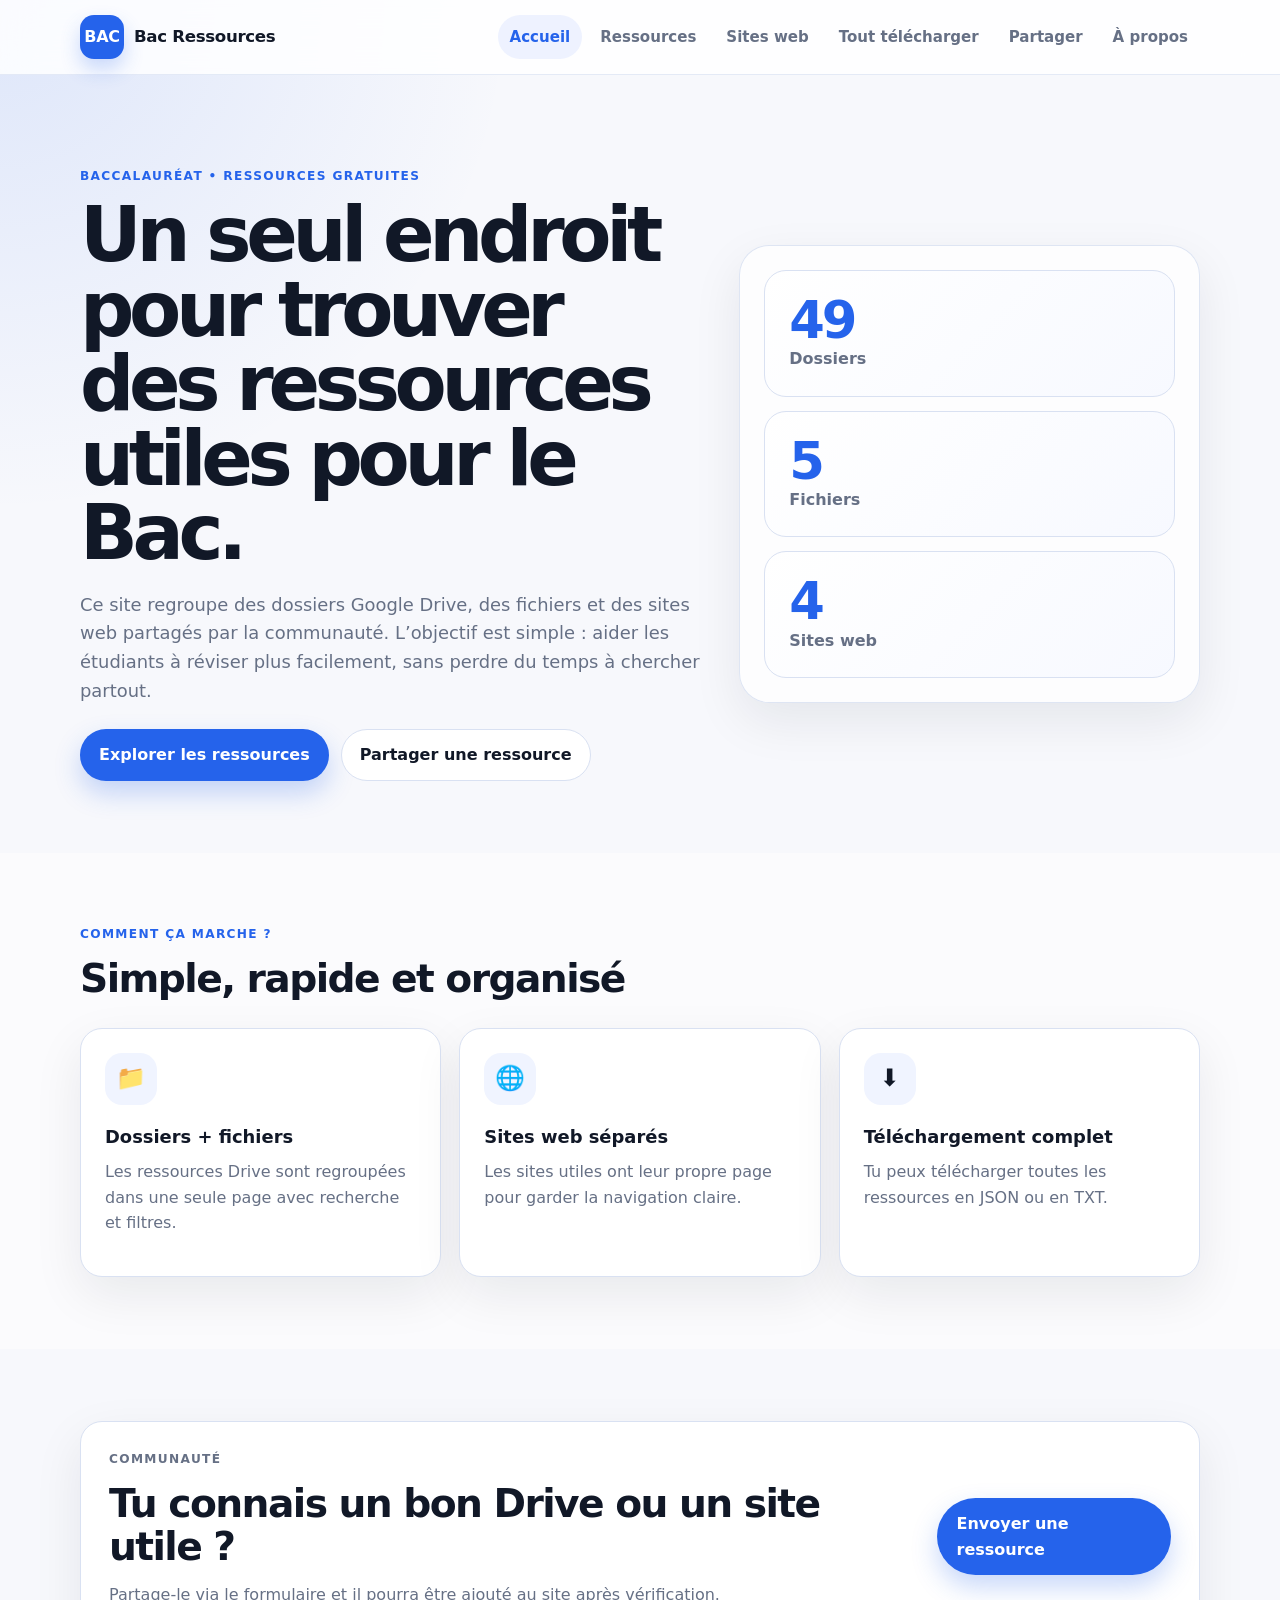
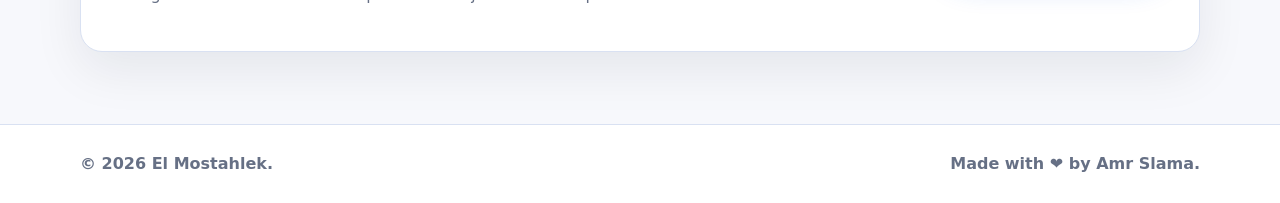
<file: backupwebsite/index.html>
<!DOCTYPE html>
<html lang="fr">
<head>
  <meta charset="UTF-8" />
  <meta name="viewport" content="width=device-width, initial-scale=1.0" />
  <meta name="description" content="Ressources gratuites pour les étudiants du baccalauréat : dossiers, fichiers, sites web et liens utiles." />
  <link rel="stylesheet" href="style.css" />
  <title>Accueil | Bac Ressources</title>
</head>
<body data-page="home">
  <header class="site-header">
    <nav class="navbar container" aria-label="Navigation principale">
      <a class="brand" href="index.html">
        <span class="brand-mark">BAC</span>
        <span class="brand-text">Bac Ressources</span>
      </a>
      <button class="nav-toggle" type="button" aria-label="Ouvrir le menu" aria-expanded="false">☰</button>
      <div class="nav-links" id="navLinks">
        <a href="index.html" data-nav="home">Accueil</a>
        <a href="resources.html" data-nav="resources">Ressources</a>
        <a href="websites.html" data-nav="websites">Sites web</a>
        <a href="downloadAll.html" data-nav="downloadAll">Tout télécharger</a>
        <a href="collaborate.html" data-nav="collaborate">Partager</a>
        <a href="about.html" data-nav="about">À propos</a>
      </div>
    </nav>
  </header>

  <main>
    <section class="hero section">
      <div class="container hero-grid">
        <div class="hero-copy">
          <p class="eyebrow">Baccalauréat • Ressources gratuites</p>
          <h1>Un seul endroit pour trouver des ressources utiles pour le Bac.</h1>
          <p class="hero-text">
            Ce site regroupe des dossiers Google Drive, des fichiers et des sites web partagés par la communauté.
            L’objectif est simple : aider les étudiants à réviser plus facilement, sans perdre du temps à chercher partout.
          </p>
          <div class="hero-actions">
            <a class="btn btn-primary" href="resources.html">Explorer les ressources</a>
            <a class="btn btn-secondary" href="collaborate.html">Partager une ressource</a>
          </div>
        </div>
        <div class="hero-panel" aria-label="Statistiques du site">
          <div class="stat-card">
            <span class="stat-number" id="homeFolders">--</span>
            <span class="stat-label">Dossiers</span>
          </div>
          <div class="stat-card">
            <span class="stat-number" id="homeFiles">--</span>
            <span class="stat-label">Fichiers</span>
          </div>
          <div class="stat-card">
            <span class="stat-number" id="homeWebsites">--</span>
            <span class="stat-label">Sites web</span>
          </div>
        </div>
      </div>
    </section>

    <section class="section soft-section">
      <div class="container">
        <div class="section-heading">
          <p class="eyebrow">Comment ça marche ?</p>
          <h2>Simple, rapide et organisé</h2>
        </div>
        <div class="features-grid">
          <article class="feature-card">
            <div class="feature-icon">📁</div>
            <h3>Dossiers + fichiers</h3>
            <p>Les ressources Drive sont regroupées dans une seule page avec recherche et filtres.</p>
          </article>
          <article class="feature-card">
            <div class="feature-icon">🌐</div>
            <h3>Sites web séparés</h3>
            <p>Les sites utiles ont leur propre page pour garder la navigation claire.</p>
          </article>
          <article class="feature-card">
            <div class="feature-icon">⬇️</div>
            <h3>Téléchargement complet</h3>
            <p>Tu peux télécharger toutes les ressources en JSON ou en TXT.</p>
          </article>
        </div>
      </div>
    </section>

    <section class="section">
      <div class="container cta-card">
        <div>
          <p class="eyebrow">Communauté</p>
          <h2>Tu connais un bon Drive ou un site utile ?</h2>
          <p>Partage-le via le formulaire et il pourra être ajouté au site après vérification.</p>
        </div>
        <a class="btn btn-primary" href="collaborate.html">Envoyer une ressource</a>
      </div>
    </section>
  </main>

  <footer class="site-footer">
    <div class="container footer-content">
      <p>© <span id="year"></span> El Mostahlek.</p>
      <p>Made with ❤️ by Amr Slama.</p>
    </div>
  </footer>
  <script src="script.js"></script>
</body>
</html>
</file>
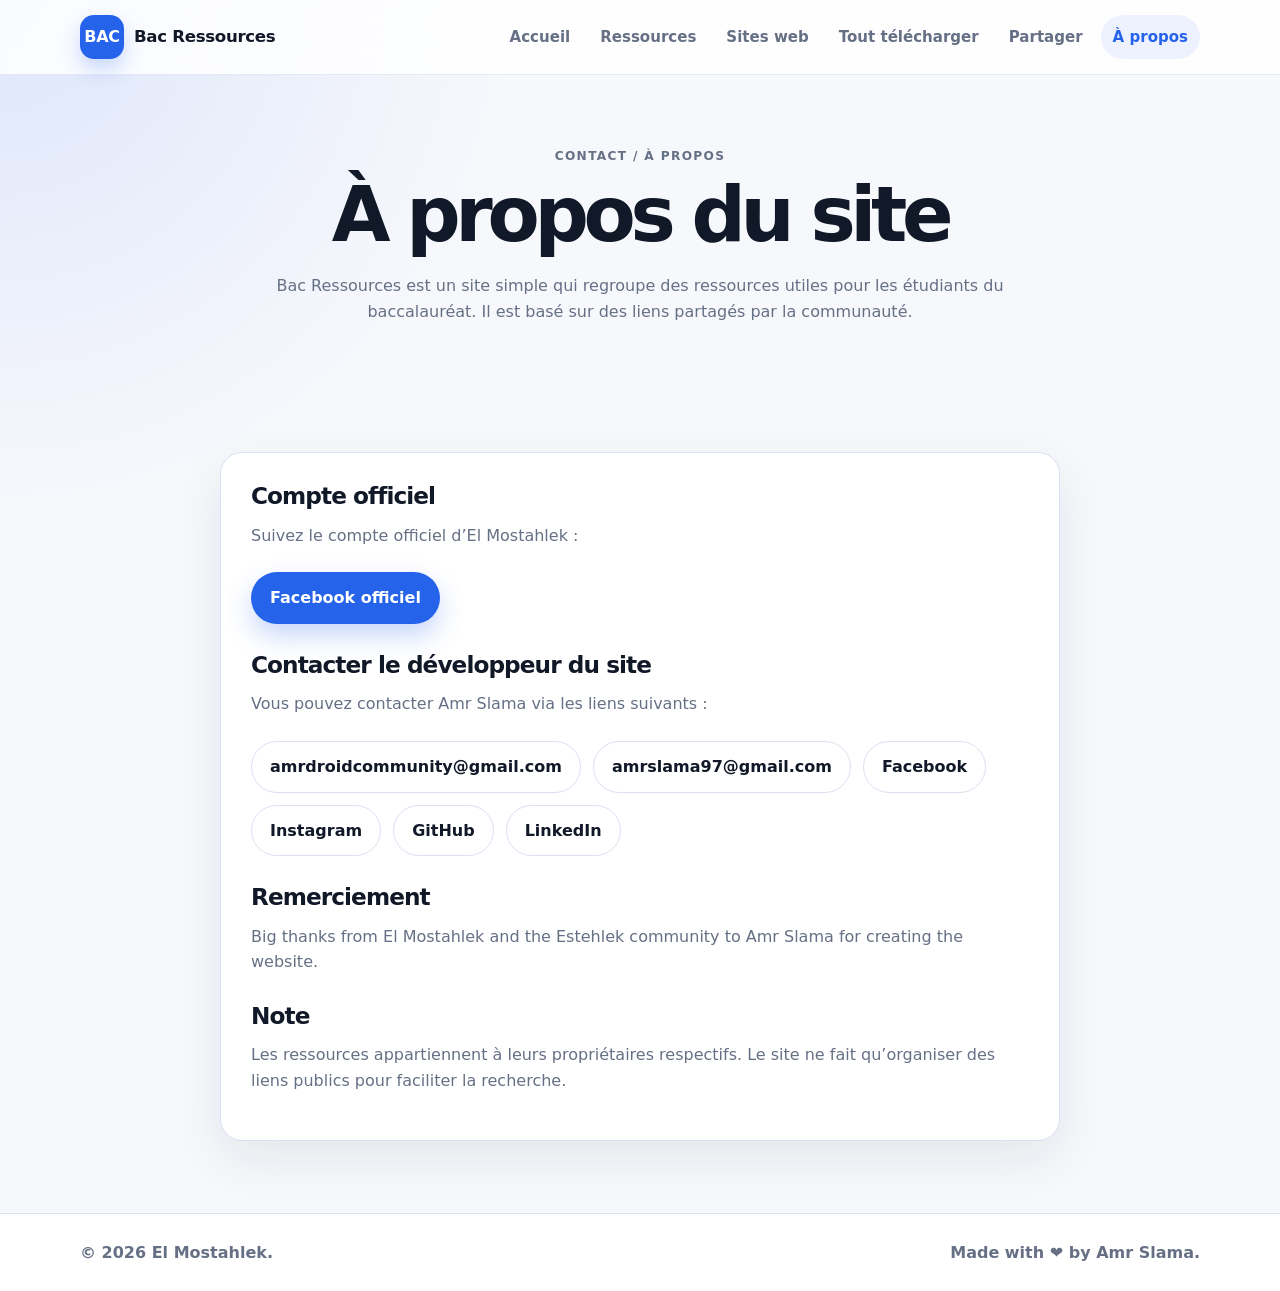
<file: backupwebsite/about.html>
<!DOCTYPE html>
<html lang="fr">
<head>
  <meta charset="UTF-8" />
  <meta name="viewport" content="width=device-width, initial-scale=1.0" />
  <meta name="description" content="Ressources gratuites pour les étudiants du baccalauréat : dossiers, fichiers, sites web et liens utiles." />
  <link rel="stylesheet" href="style.css" />
  <title>À propos | Bac Ressources</title>
</head>
<body data-page="about">
  <header class="site-header">
    <nav class="navbar container" aria-label="Navigation principale">
      <a class="brand" href="index.html">
        <span class="brand-mark">BAC</span>
        <span class="brand-text">Bac Ressources</span>
      </a>
      <button class="nav-toggle" type="button" aria-label="Ouvrir le menu" aria-expanded="false">☰</button>
      <div class="nav-links" id="navLinks">
        <a href="index.html" data-nav="home">Accueil</a>
        <a href="resources.html" data-nav="resources">Ressources</a>
        <a href="websites.html" data-nav="websites">Sites web</a>
        <a href="downloadAll.html" data-nav="downloadAll">Tout télécharger</a>
        <a href="collaborate.html" data-nav="collaborate">Partager</a>
        <a href="about.html" data-nav="about">À propos</a>
      </div>
    </nav>
  </header>

  <main class="page-main">
    <section class="page-hero section">
      <div class="container narrow">
        <p class="eyebrow">Contact / À propos</p>
        <h1>À propos du site</h1>
        <p>
          Bac Ressources est un site simple qui regroupe des ressources utiles pour les étudiants du baccalauréat.
          Il est basé sur des liens partagés par la communauté.
        </p>
      </div>
    </section>

    <section class="section">
      <div class="container narrow content-card">
        <h2>Compte officiel</h2>
        <p>Suivez le compte officiel d’El Mostahlek :</p>
        <div class="hero-actions">
          <a class="btn btn-primary" href="https://www.facebook.com/elmostahlek" target="_blank" rel="noopener noreferrer">Facebook officiel</a>
        </div>

        <h2>Contacter le développeur du site</h2>
        <p>Vous pouvez contacter Amr Slama via les liens suivants :</p>
        <div class="hero-actions">
          <a class="btn btn-secondary" href="mailto:amrdroidcommunity@gmail.com">amrdroidcommunity@gmail.com</a>
          <a class="btn btn-secondary" href="mailto:amrslama97@gmail.com">amrslama97@gmail.com</a>
          <a class="btn btn-secondary" href="https://www.facebook.com/you.got.hacked" target="_blank" rel="noopener noreferrer">Facebook</a>
          <a class="btn btn-secondary" href="https://www.instagram.com/amr.droid/" target="_blank" rel="noopener noreferrer">Instagram</a>
          <a class="btn btn-secondary" href="https://github.com/AmrDroid-git" target="_blank" rel="noopener noreferrer">GitHub</a>
          <a class="btn btn-secondary" href="https://www.linkedin.com/in/slama-amr-27834b339/" target="_blank" rel="noopener noreferrer">LinkedIn</a>
        </div>

        <h2>Remerciement</h2>
        <p>
          Big thanks from El Mostahlek and the Estehlek community to Amr Slama for creating the website.
        </p>

        <h2>Note</h2>
        <p>
          Les ressources appartiennent à leurs propriétaires respectifs. Le site ne fait qu’organiser des liens publics pour faciliter la recherche.
        </p>
      </div>
    </section>
  </main>

  <footer class="site-footer">
    <div class="container footer-content">
      <p>© <span id="year"></span> El Mostahlek.</p>
      <p>Made with ❤️ by Amr Slama.</p>
    </div>
  </footer>
  <script src="script.js"></script>
</body>
</html>
</file>
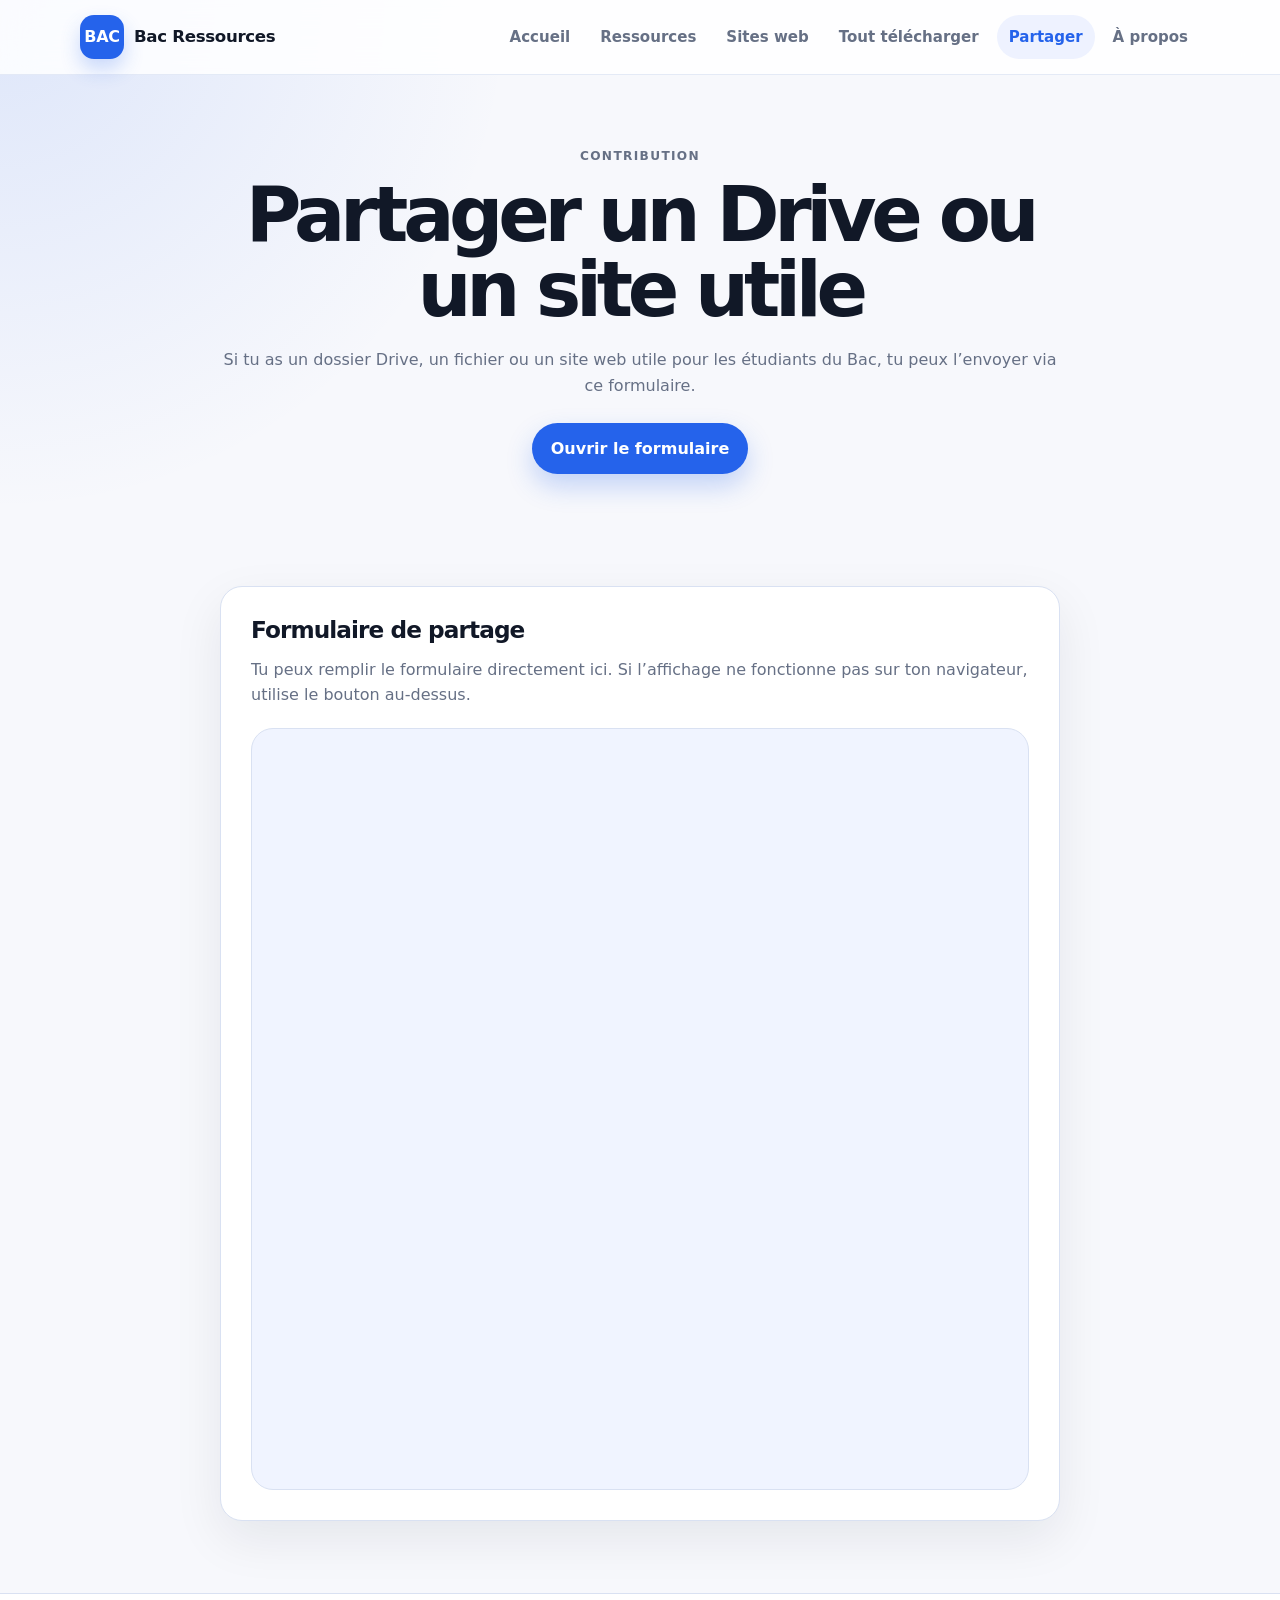
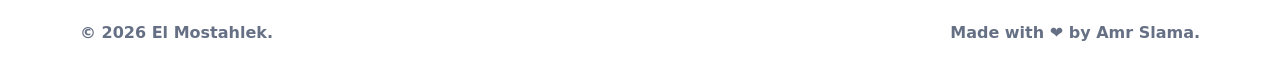
<file: backupwebsite/collaborate.html>
<!DOCTYPE html>
<html lang="fr">
<head>
  <meta charset="UTF-8" />
  <meta name="viewport" content="width=device-width, initial-scale=1.0" />
  <meta name="description" content="Ressources gratuites pour les étudiants du baccalauréat : dossiers, fichiers, sites web et liens utiles." />
  <link rel="stylesheet" href="style.css" />
  <title>Partager des ressources | Bac Ressources</title>
</head>
<body data-page="collaborate">
  <header class="site-header">
    <nav class="navbar container" aria-label="Navigation principale">
      <a class="brand" href="index.html">
        <span class="brand-mark">BAC</span>
        <span class="brand-text">Bac Ressources</span>
      </a>
      <button class="nav-toggle" type="button" aria-label="Ouvrir le menu" aria-expanded="false">☰</button>
      <div class="nav-links" id="navLinks">
        <a href="index.html" data-nav="home">Accueil</a>
        <a href="resources.html" data-nav="resources">Ressources</a>
        <a href="websites.html" data-nav="websites">Sites web</a>
        <a href="downloadAll.html" data-nav="downloadAll">Tout télécharger</a>
        <a href="collaborate.html" data-nav="collaborate">Partager</a>
        <a href="about.html" data-nav="about">À propos</a>
      </div>
    </nav>
  </header>

  <main class="page-main">
    <section class="page-hero section">
      <div class="container narrow">
        <p class="eyebrow">Contribution</p>
        <h1>Partager un Drive ou un site utile</h1>
        <p>
          Si tu as un dossier Drive, un fichier ou un site web utile pour les étudiants du Bac, tu peux l’envoyer via ce formulaire.
        </p>
        <div class="hero-actions center">
          <a class="btn btn-primary" href="https://docs.google.com/forms/d/e/1FAIpQLSdcdv0JnWta-2BpDoNe43m8PEpjDkdWq5JfPelms9lZBNTRmw/viewform" target="_blank" rel="noopener noreferrer">Ouvrir le formulaire</a>
        </div>
      </div>
    </section>

    <section class="section">
      <div class="container narrow content-card">
        <h2>Formulaire de partage</h2>
        <p>
          Tu peux remplir le formulaire directement ici. Si l’affichage ne fonctionne pas sur ton navigateur, utilise le bouton au-dessus.
        </p>
        <div class="form-frame-wrap">
          <iframe
            src="https://docs.google.com/forms/d/e/1FAIpQLSdcdv0JnWta-2BpDoNe43m8PEpjDkdWq5JfPelms9lZBNTRmw/viewform?embedded=true"
            title="Formulaire de partage de ressources"
            loading="lazy">
            Chargement…
          </iframe>
        </div>
      </div>
    </section>
  </main>

  <footer class="site-footer">
    <div class="container footer-content">
      <p>© <span id="year"></span> El Mostahlek.</p>
      <p>Made with ❤️ by Amr Slama.</p>
    </div>
  </footer>
  <script src="script.js"></script>
</body>
</html>
</file>
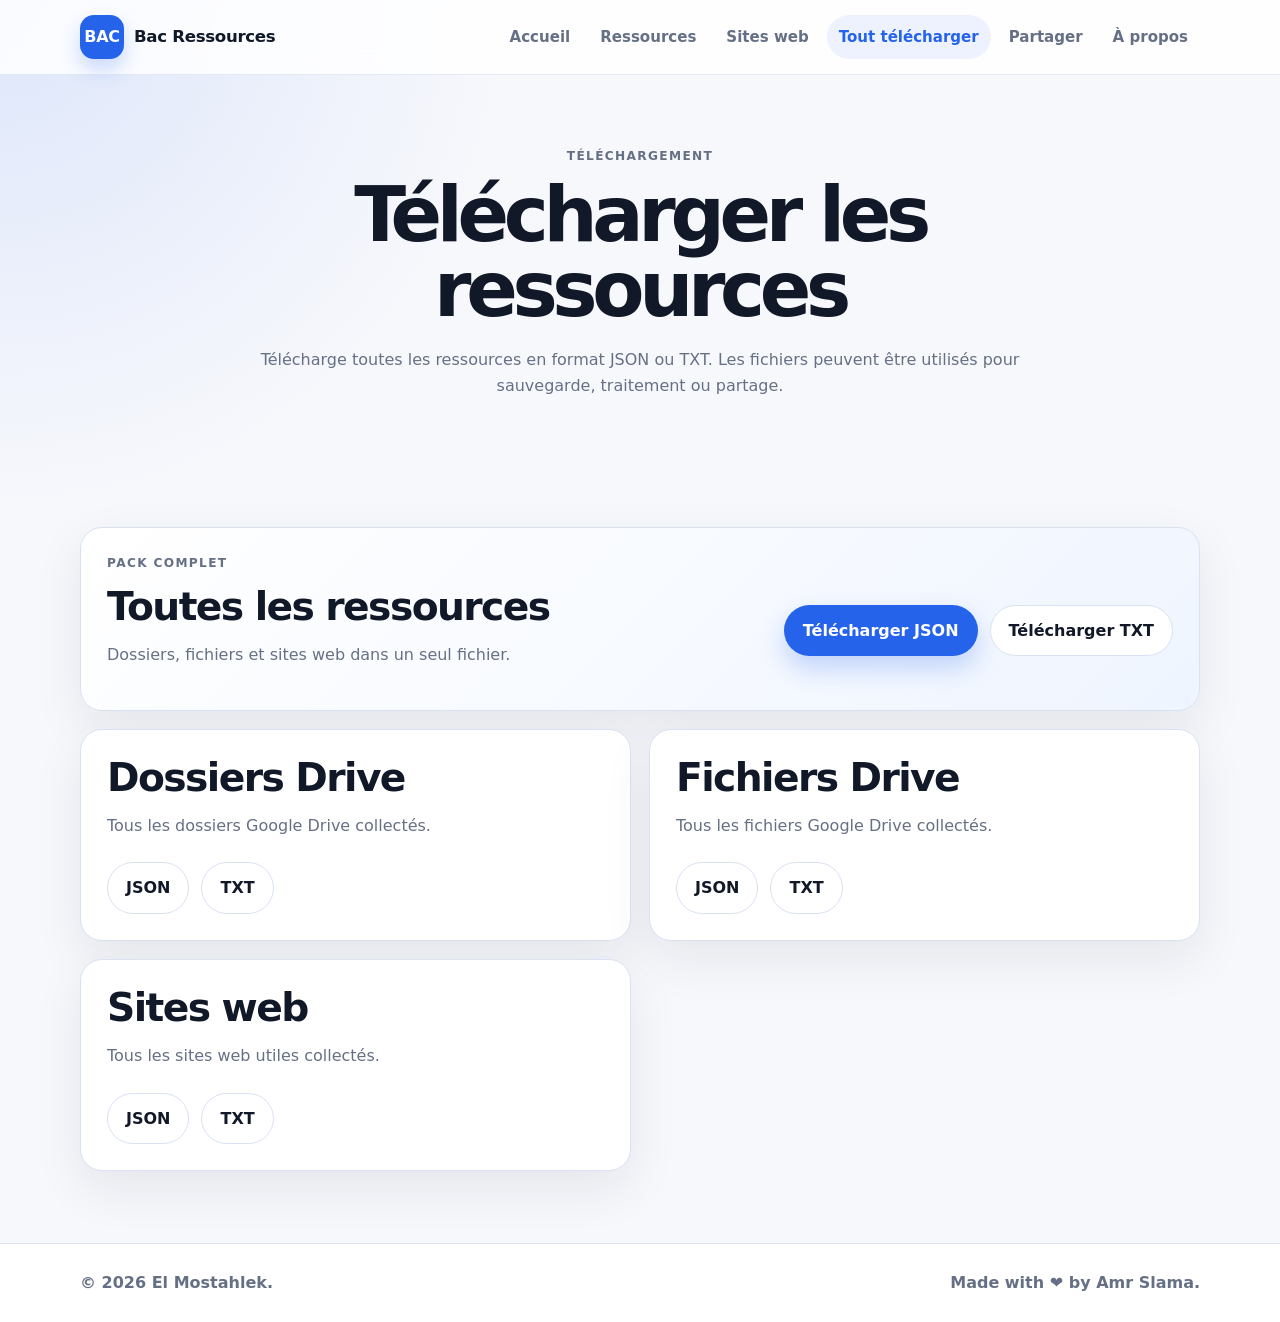
<file: backupwebsite/downloadAll.html>
<!DOCTYPE html>
<html lang="fr">
<head>
  <meta charset="UTF-8" />
  <meta name="viewport" content="width=device-width, initial-scale=1.0" />
  <meta name="description" content="Ressources gratuites pour les étudiants du baccalauréat : dossiers, fichiers, sites web et liens utiles." />
  <link rel="stylesheet" href="style.css" />
  <title>Tout télécharger | Bac Ressources</title>
</head>
<body data-page="downloadAll">
  <header class="site-header">
    <nav class="navbar container" aria-label="Navigation principale">
      <a class="brand" href="index.html">
        <span class="brand-mark">BAC</span>
        <span class="brand-text">Bac Ressources</span>
      </a>
      <button class="nav-toggle" type="button" aria-label="Ouvrir le menu" aria-expanded="false">☰</button>
      <div class="nav-links" id="navLinks">
        <a href="index.html" data-nav="home">Accueil</a>
        <a href="resources.html" data-nav="resources">Ressources</a>
        <a href="websites.html" data-nav="websites">Sites web</a>
        <a href="downloadAll.html" data-nav="downloadAll">Tout télécharger</a>
        <a href="collaborate.html" data-nav="collaborate">Partager</a>
        <a href="about.html" data-nav="about">À propos</a>
      </div>
    </nav>
  </header>

  <main class="page-main">
    <section class="page-hero section">
      <div class="container narrow">
        <p class="eyebrow">Téléchargement</p>
        <h1>Télécharger les ressources</h1>
        <p>
          Télécharge toutes les ressources en format JSON ou TXT. Les fichiers peuvent être utilisés pour sauvegarde, traitement ou partage.
        </p>
      </div>
    </section>

    <section class="section">
      <div class="container download-grid">
        <article class="download-card highlight">
          <div>
            <p class="eyebrow">Pack complet</p>
            <h2>Toutes les ressources</h2>
            <p>Dossiers, fichiers et sites web dans un seul fichier.</p>
          </div>
          <div class="download-actions">
            <a class="btn btn-primary" href="data/all_resources.json" download>Télécharger JSON</a>
            <a class="btn btn-secondary" href="data/all_resources.txt" download>Télécharger TXT</a>
          </div>
        </article>

        <article class="download-card">
          <h2>Dossiers Drive</h2>
          <p>Tous les dossiers Google Drive collectés.</p>
          <div class="download-actions">
            <a class="btn btn-secondary" href="data/folders.json" download>JSON</a>
            <a class="btn btn-secondary" href="data/folders.txt" download>TXT</a>
          </div>
        </article>

        <article class="download-card">
          <h2>Fichiers Drive</h2>
          <p>Tous les fichiers Google Drive collectés.</p>
          <div class="download-actions">
            <a class="btn btn-secondary" href="data/files.json" download>JSON</a>
            <a class="btn btn-secondary" href="data/files.txt" download>TXT</a>
          </div>
        </article>

        <article class="download-card">
          <h2>Sites web</h2>
          <p>Tous les sites web utiles collectés.</p>
          <div class="download-actions">
            <a class="btn btn-secondary" href="data/websites.json" download>JSON</a>
            <a class="btn btn-secondary" href="data/websites.txt" download>TXT</a>
          </div>
        </article>
      </div>
    </section>
  </main>

  <footer class="site-footer">
    <div class="container footer-content">
      <p>© <span id="year"></span> El Mostahlek.</p>
      <p>Made with ❤️ by Amr Slama.</p>
    </div>
  </footer>
  <script src="script.js"></script>
</body>
</html>
</file>
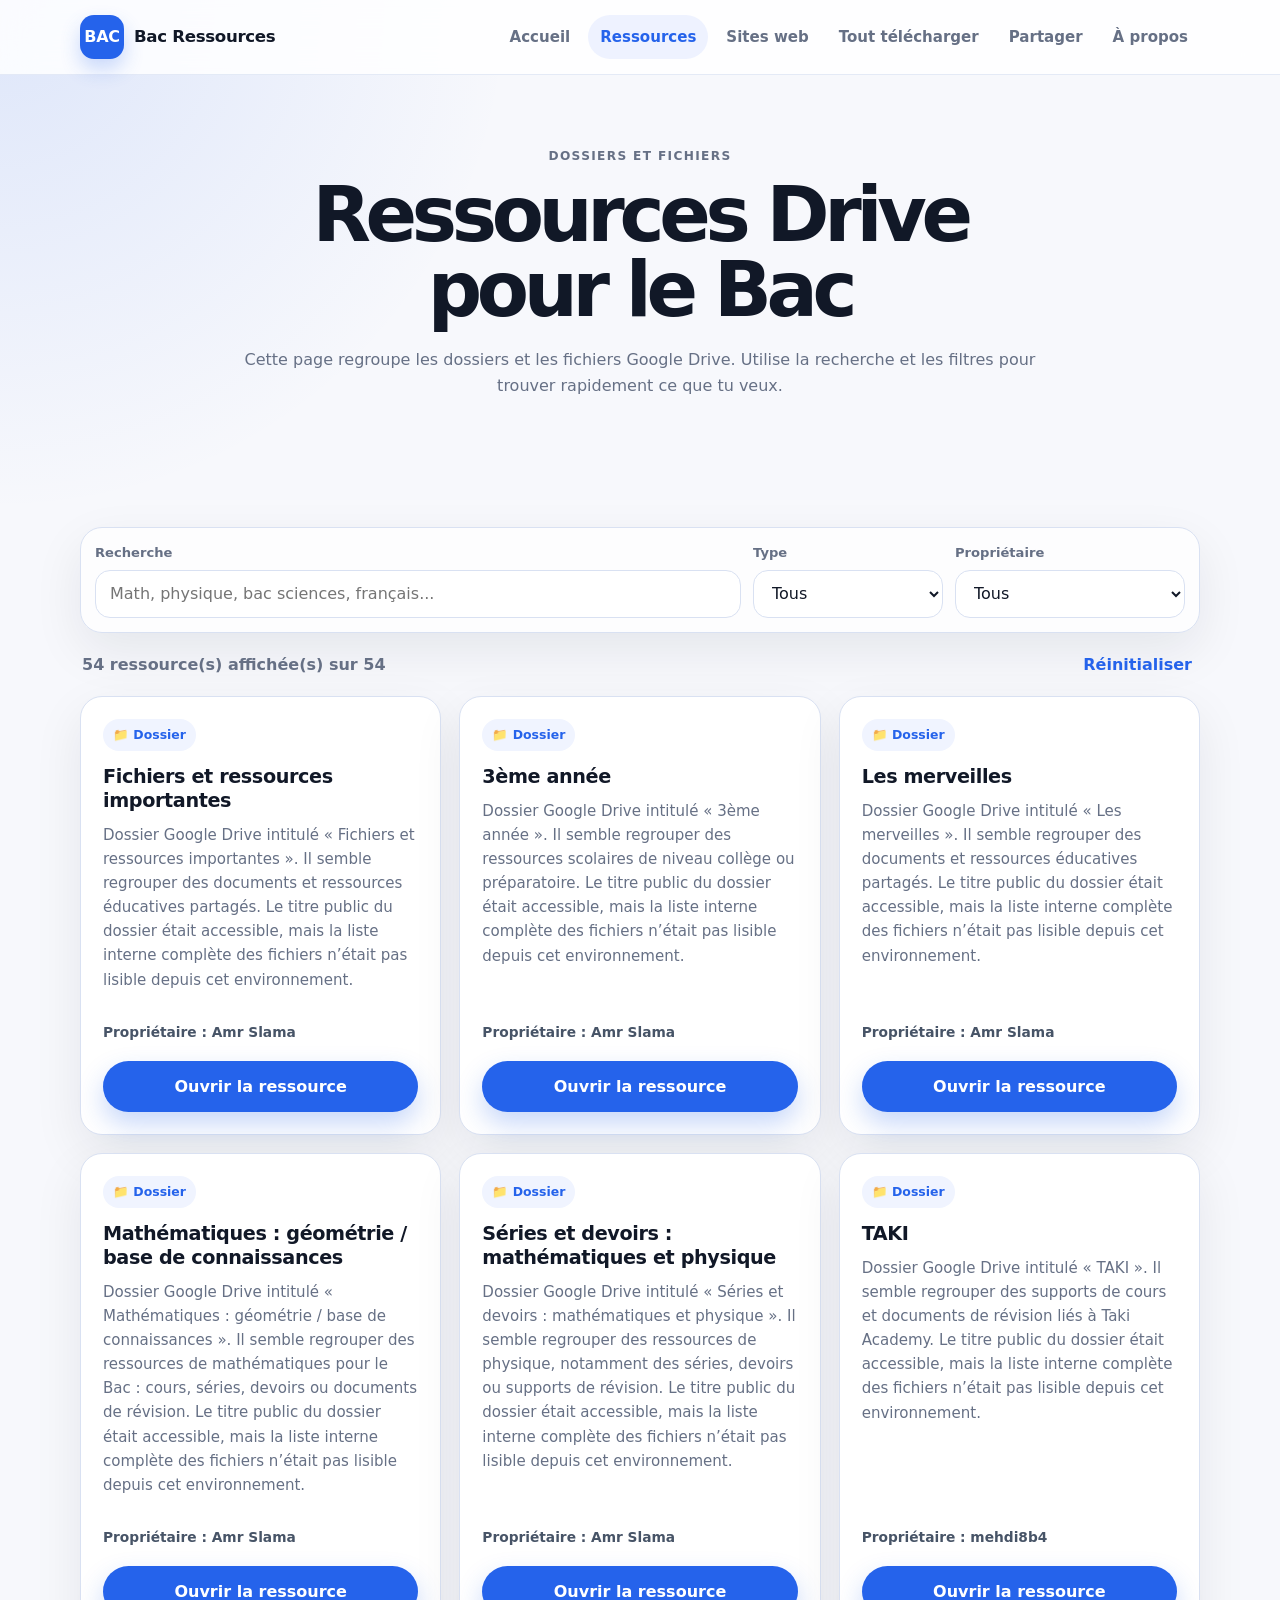
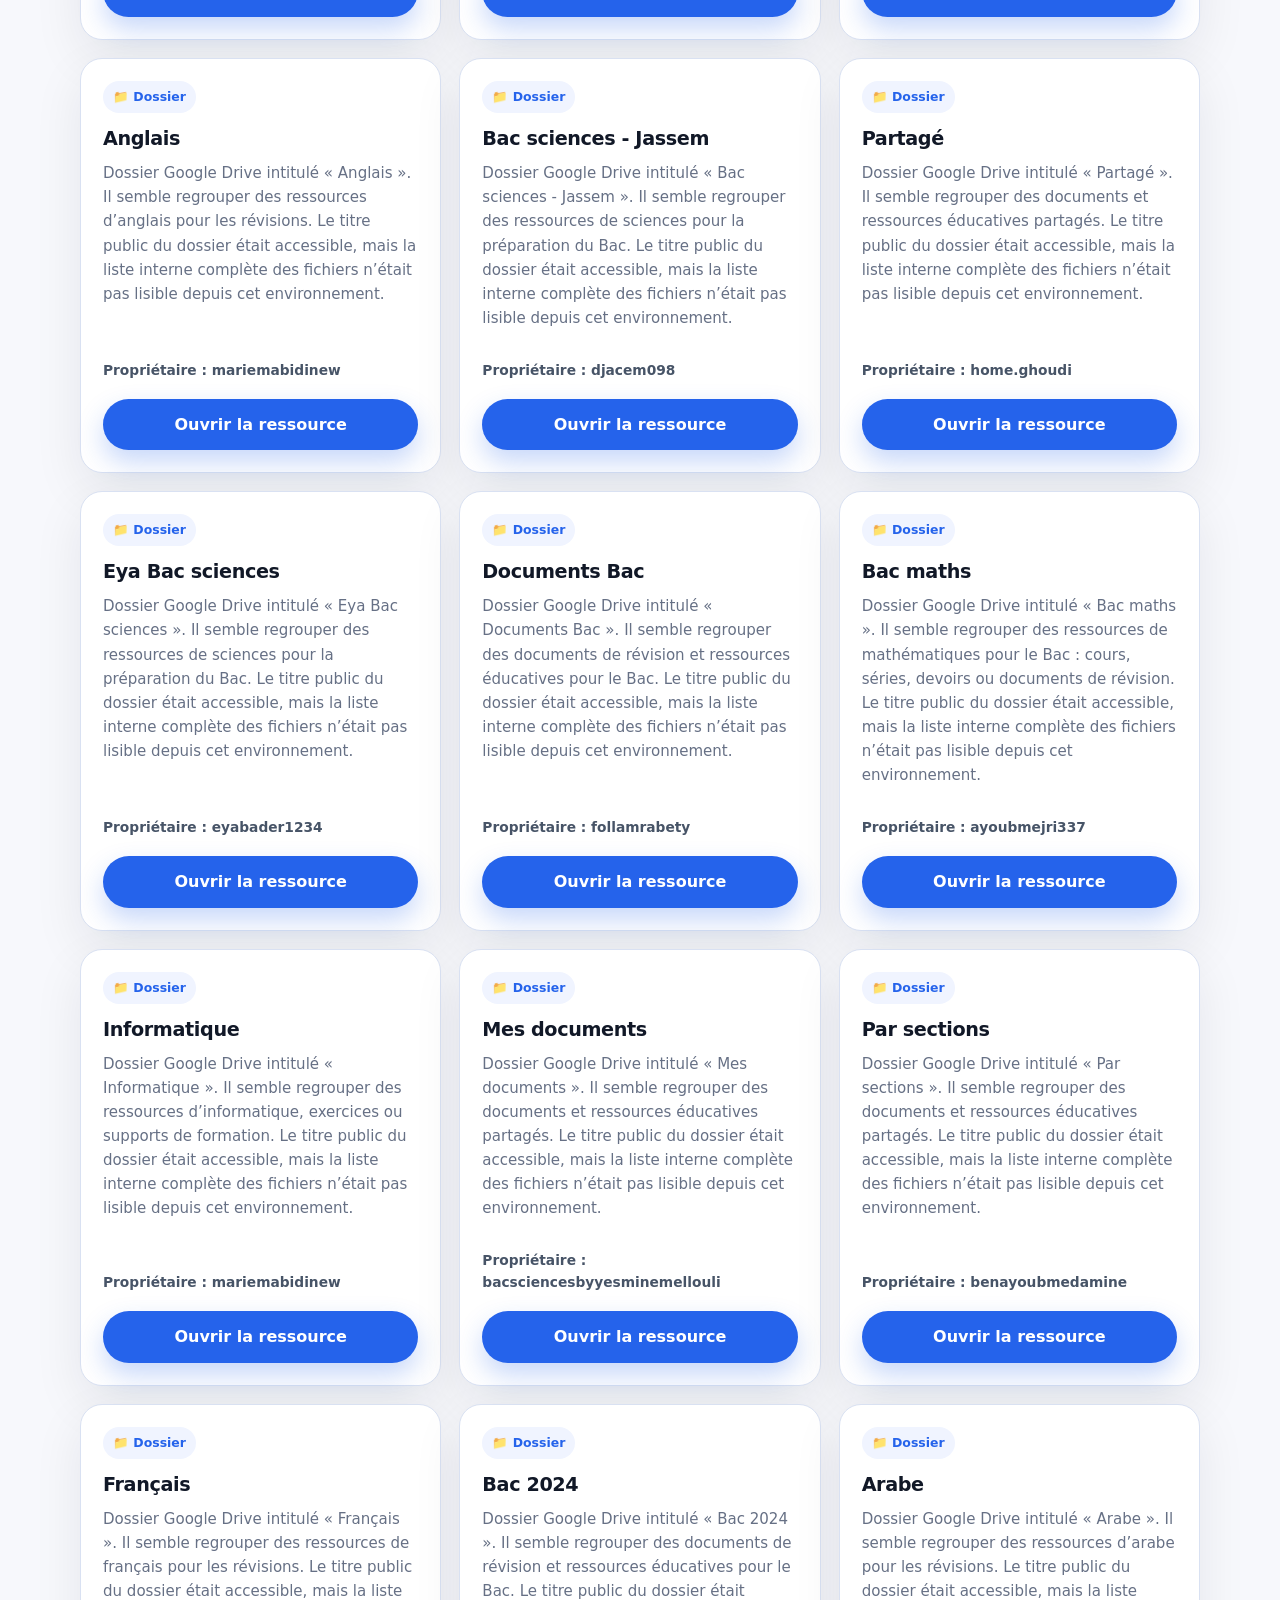
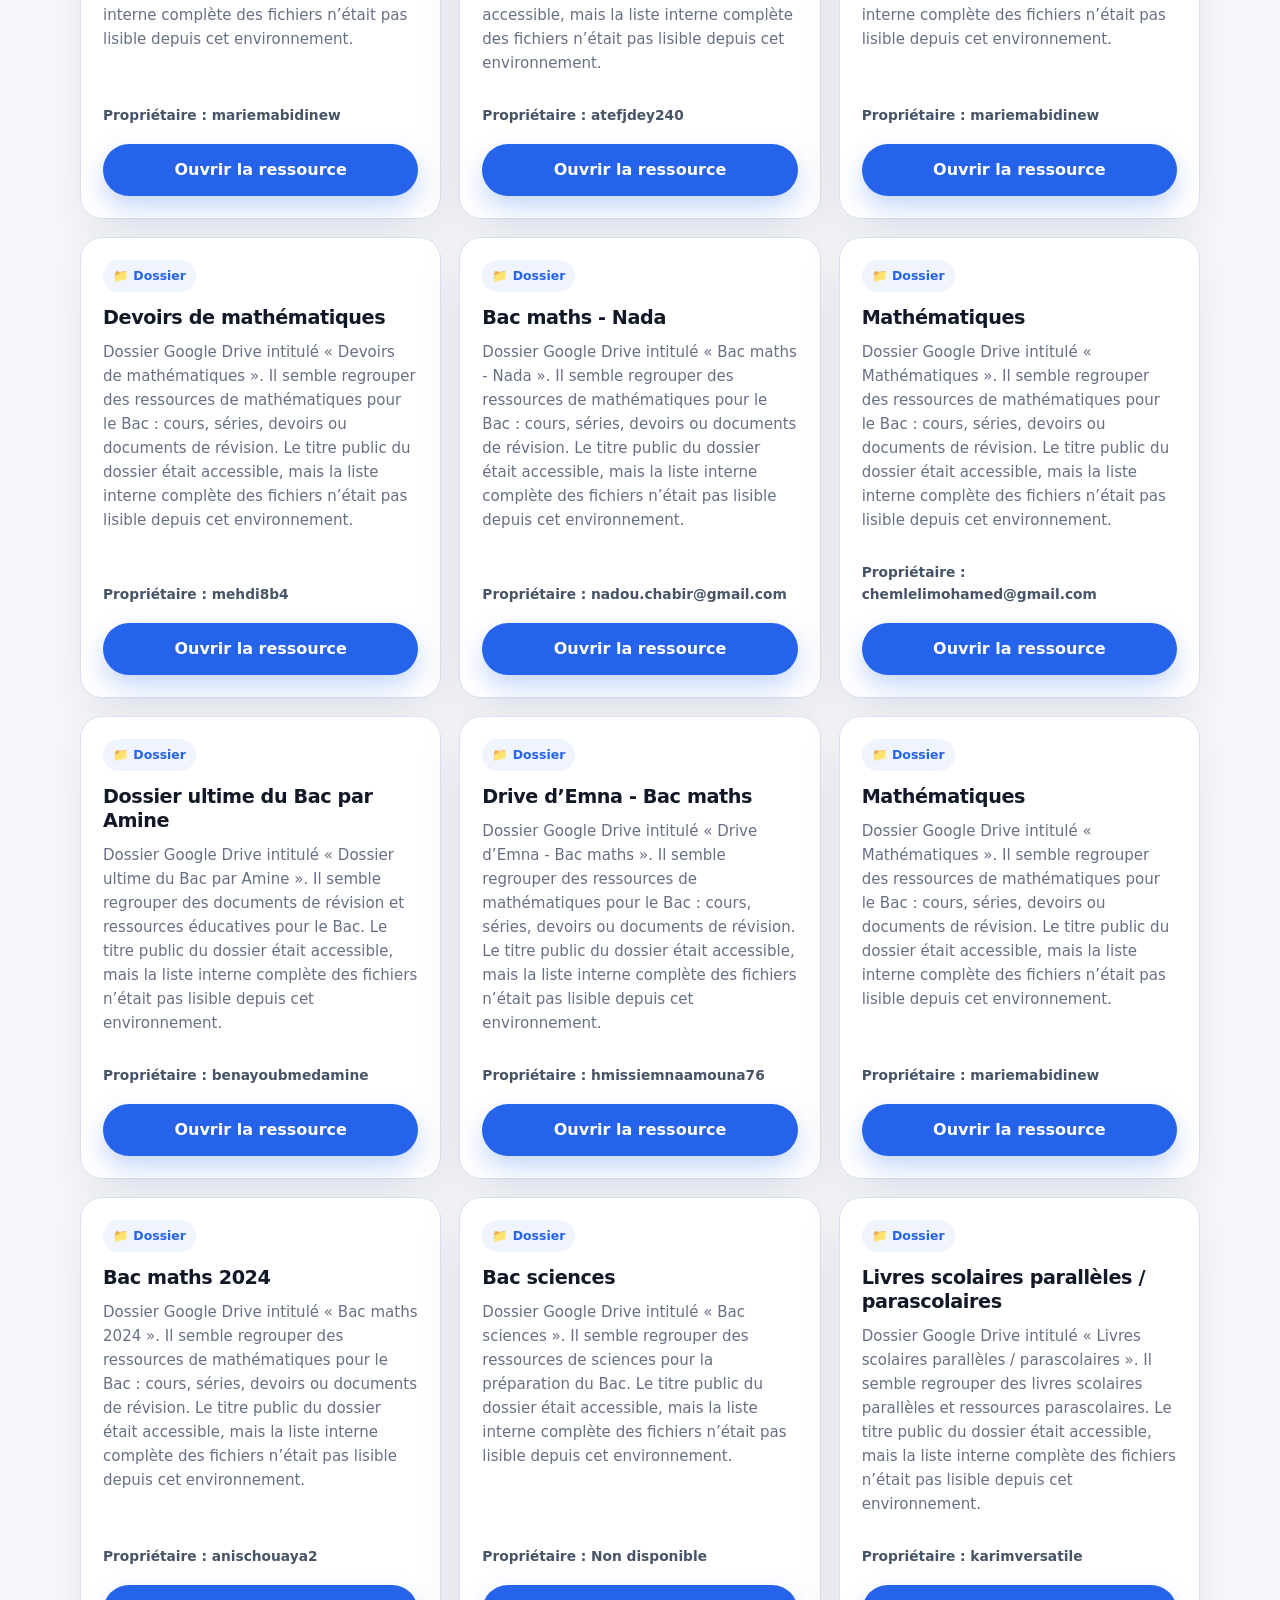
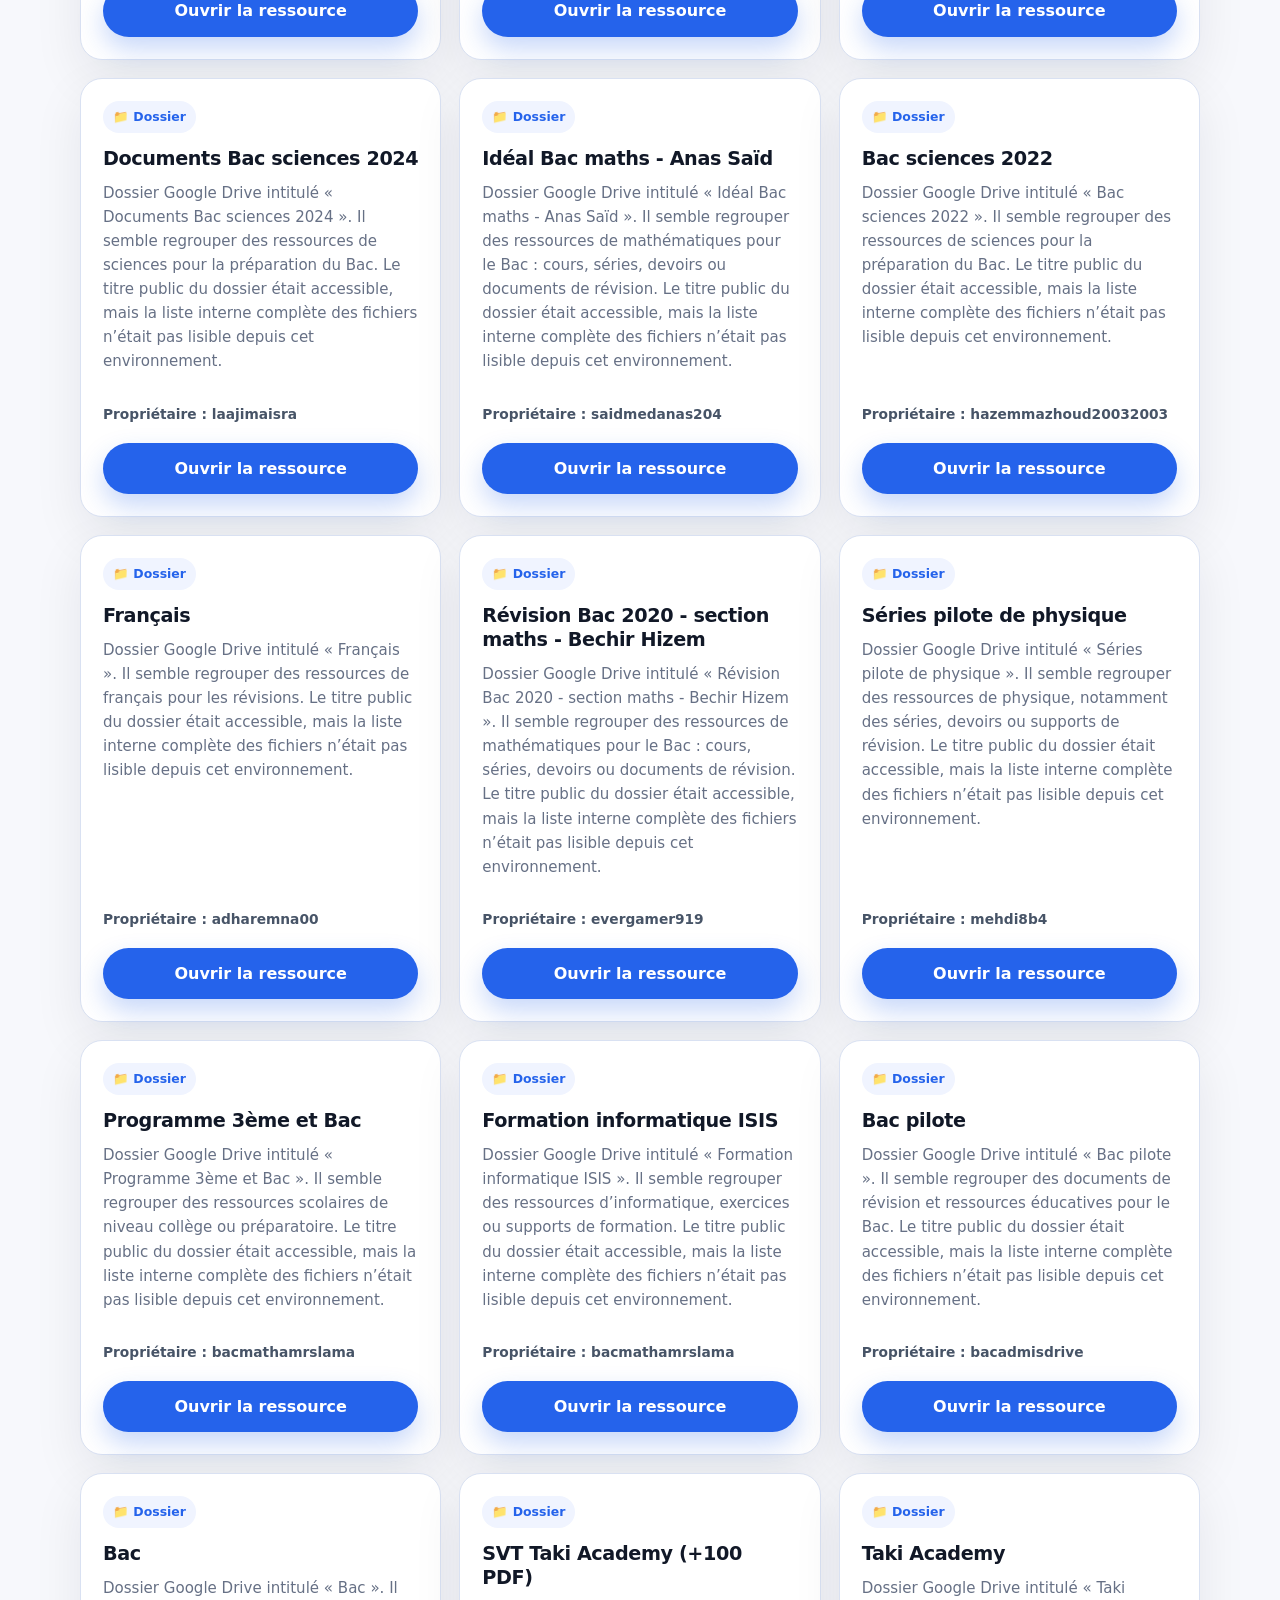
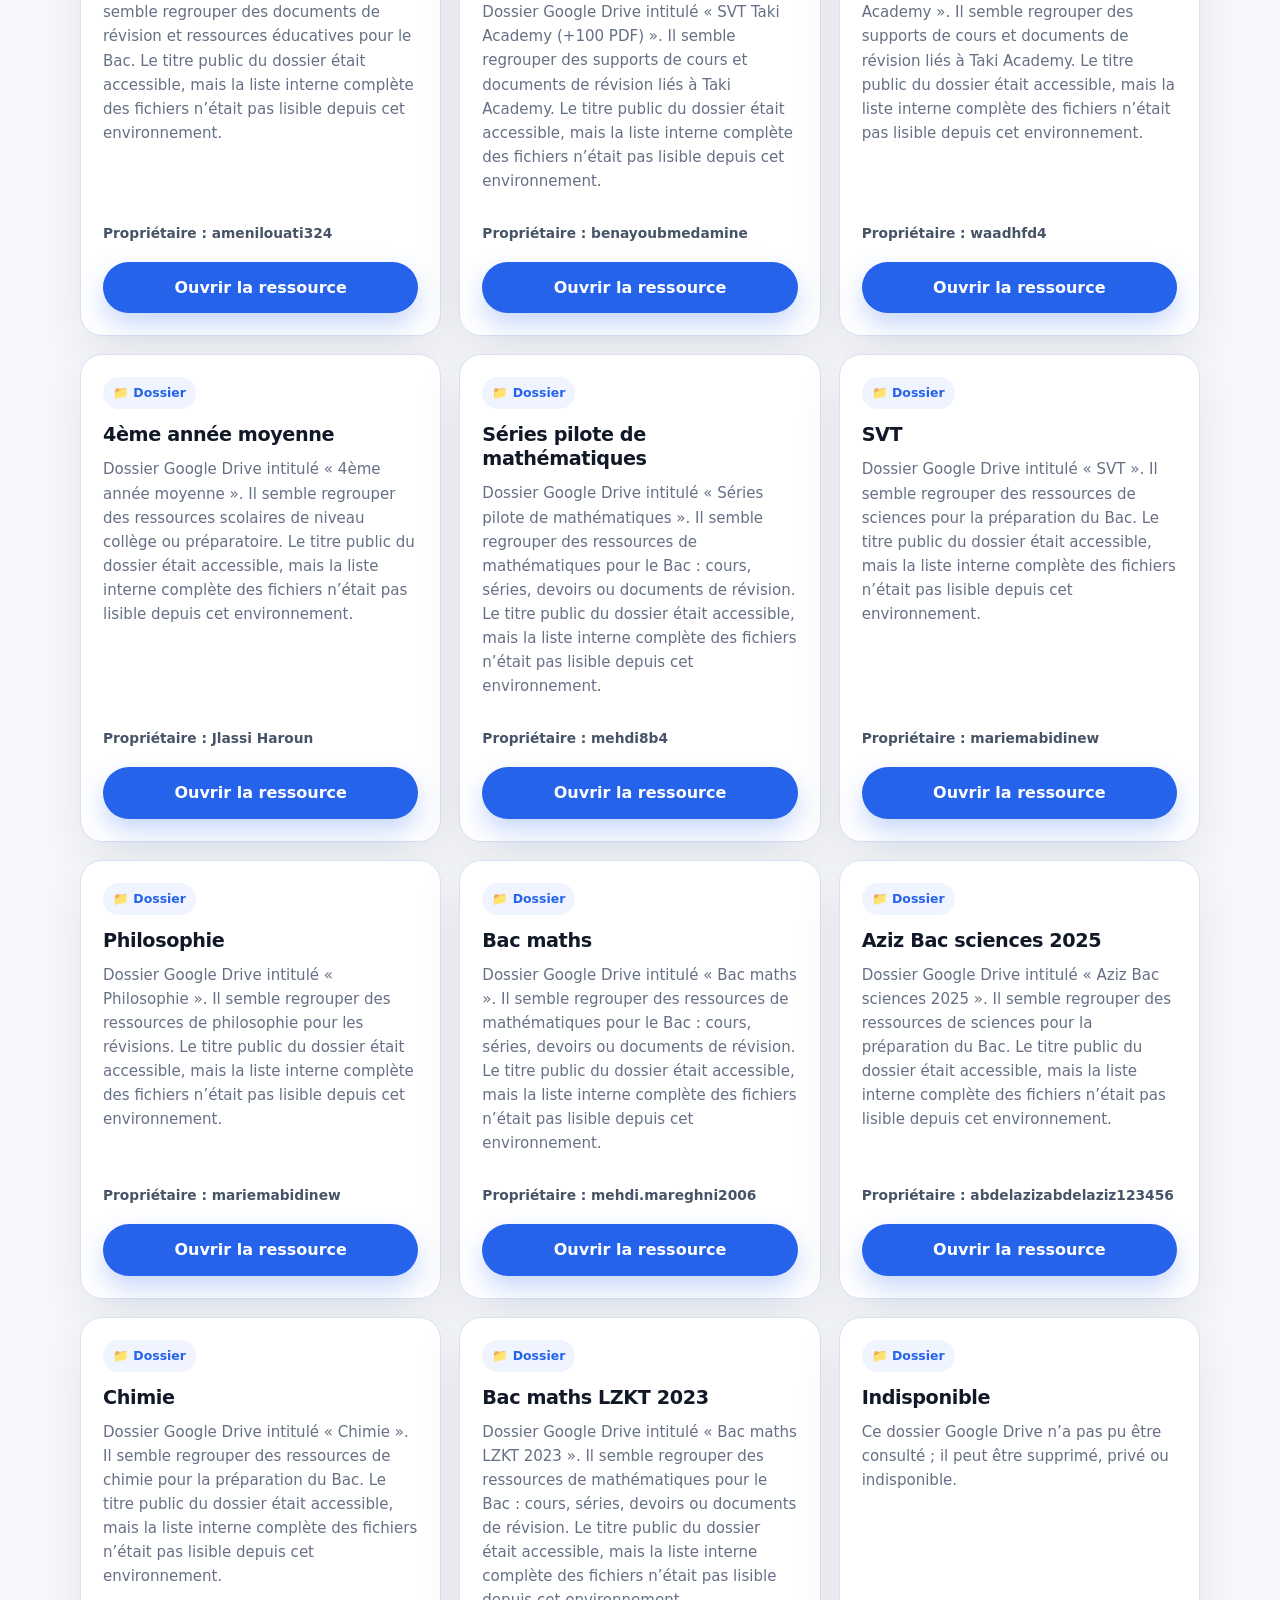
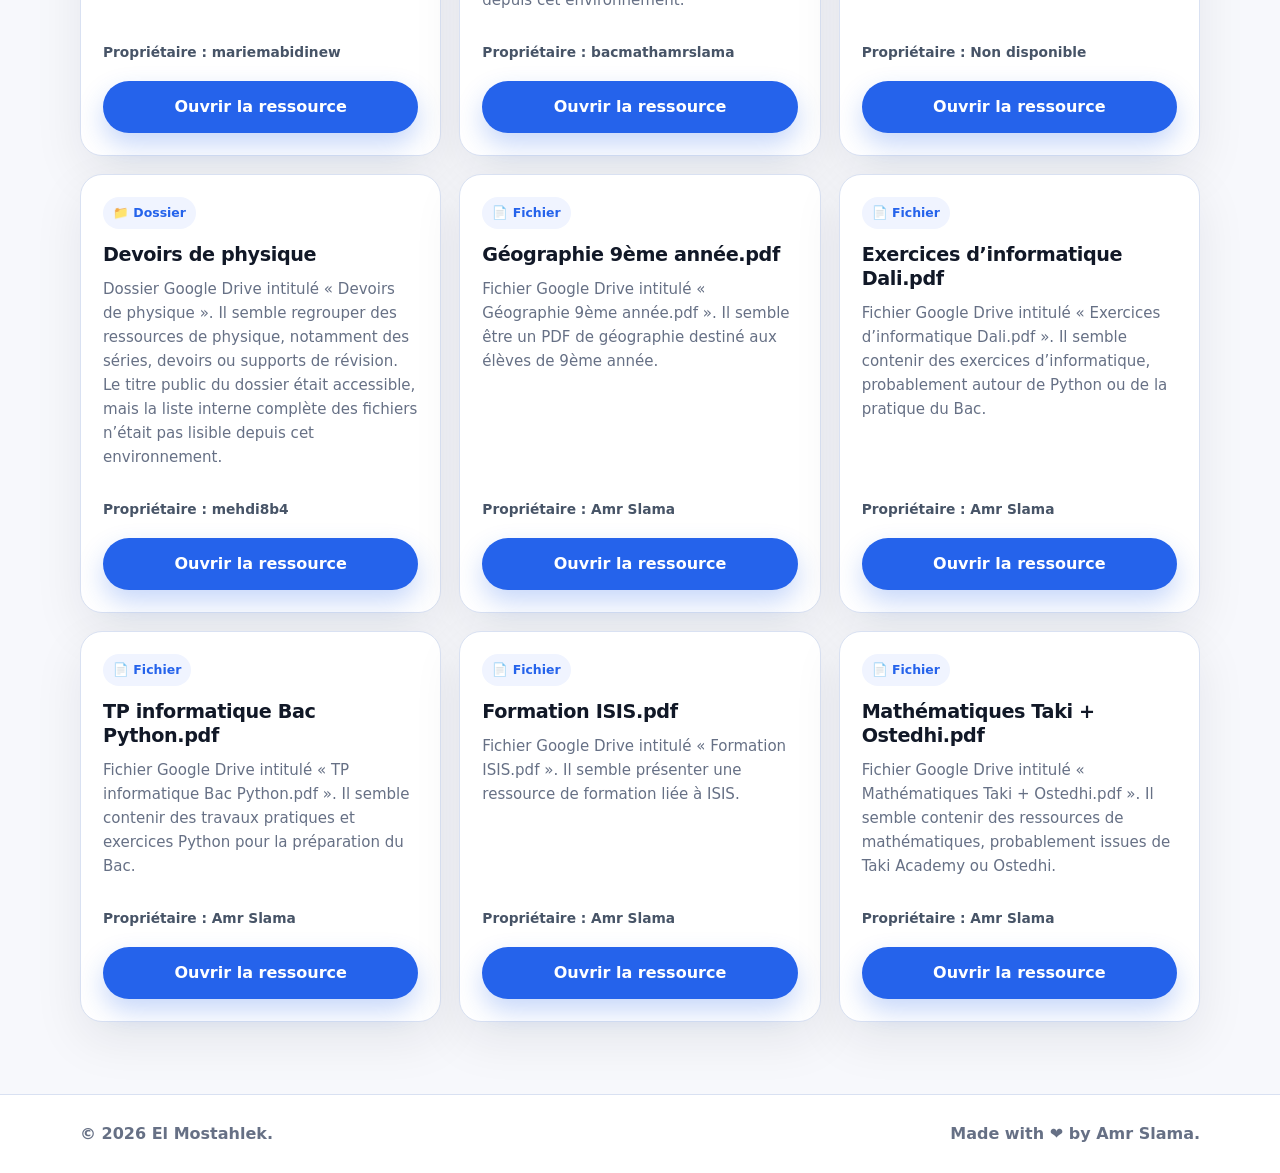
<file: backupwebsite/resources.html>
<!DOCTYPE html>
<html lang="fr">
<head>
  <meta charset="UTF-8" />
  <meta name="viewport" content="width=device-width, initial-scale=1.0" />
  <meta name="description" content="Ressources gratuites pour les étudiants du baccalauréat : dossiers, fichiers, sites web et liens utiles." />
  <link rel="stylesheet" href="style.css" />
  <title>Ressources | Bac Ressources</title>
</head>
<body data-page="resources">
  <header class="site-header">
    <nav class="navbar container" aria-label="Navigation principale">
      <a class="brand" href="index.html">
        <span class="brand-mark">BAC</span>
        <span class="brand-text">Bac Ressources</span>
      </a>
      <button class="nav-toggle" type="button" aria-label="Ouvrir le menu" aria-expanded="false">☰</button>
      <div class="nav-links" id="navLinks">
        <a href="index.html" data-nav="home">Accueil</a>
        <a href="resources.html" data-nav="resources">Ressources</a>
        <a href="websites.html" data-nav="websites">Sites web</a>
        <a href="downloadAll.html" data-nav="downloadAll">Tout télécharger</a>
        <a href="collaborate.html" data-nav="collaborate">Partager</a>
        <a href="about.html" data-nav="about">À propos</a>
      </div>
    </nav>
  </header>

  <main class="page-main">
    <section class="page-hero section">
      <div class="container narrow">
        <p class="eyebrow">Dossiers et fichiers</p>
        <h1>Ressources Drive pour le Bac</h1>
        <p>
          Cette page regroupe les dossiers et les fichiers Google Drive. Utilise la recherche et les filtres pour trouver rapidement ce que tu veux.
        </p>
      </div>
    </section>

    <section class="section">
      <div class="container">
        <div class="toolbar">
          <label class="search-box">
            <span>Recherche</span>
            <input id="resourceSearch" type="search" placeholder="Math, physique, bac sciences, français..." autocomplete="off" />
          </label>
          <label class="filter-box">
            <span>Type</span>
            <select id="typeFilter">
              <option value="all">Tous</option>
              <option value="folder">Dossiers</option>
              <option value="file">Fichiers</option>
            </select>
          </label>
          <label class="filter-box">
            <span>Propriétaire</span>
            <select id="ownerFilter">
              <option value="all">Tous</option>
            </select>
          </label>
        </div>

        <div class="results-summary">
          <span id="resourceCount">Chargement...</span>
          <button class="text-button" type="button" id="resetFilters">Réinitialiser</button>
        </div>

        <div class="cards-grid" id="resourcesGrid"></div>
        <div class="empty-state hidden" id="resourcesEmpty">
          <h2>Aucune ressource trouvée</h2>
          <p>Essaie avec un autre mot-clé ou enlève un filtre.</p>
        </div>
      </div>
    </section>
  </main>

  <footer class="site-footer">
    <div class="container footer-content">
      <p>© <span id="year"></span> El Mostahlek.</p>
      <p>Made with ❤️ by Amr Slama.</p>
    </div>
  </footer>
  <script src="script.js"></script>
</body>
</html>
</file>
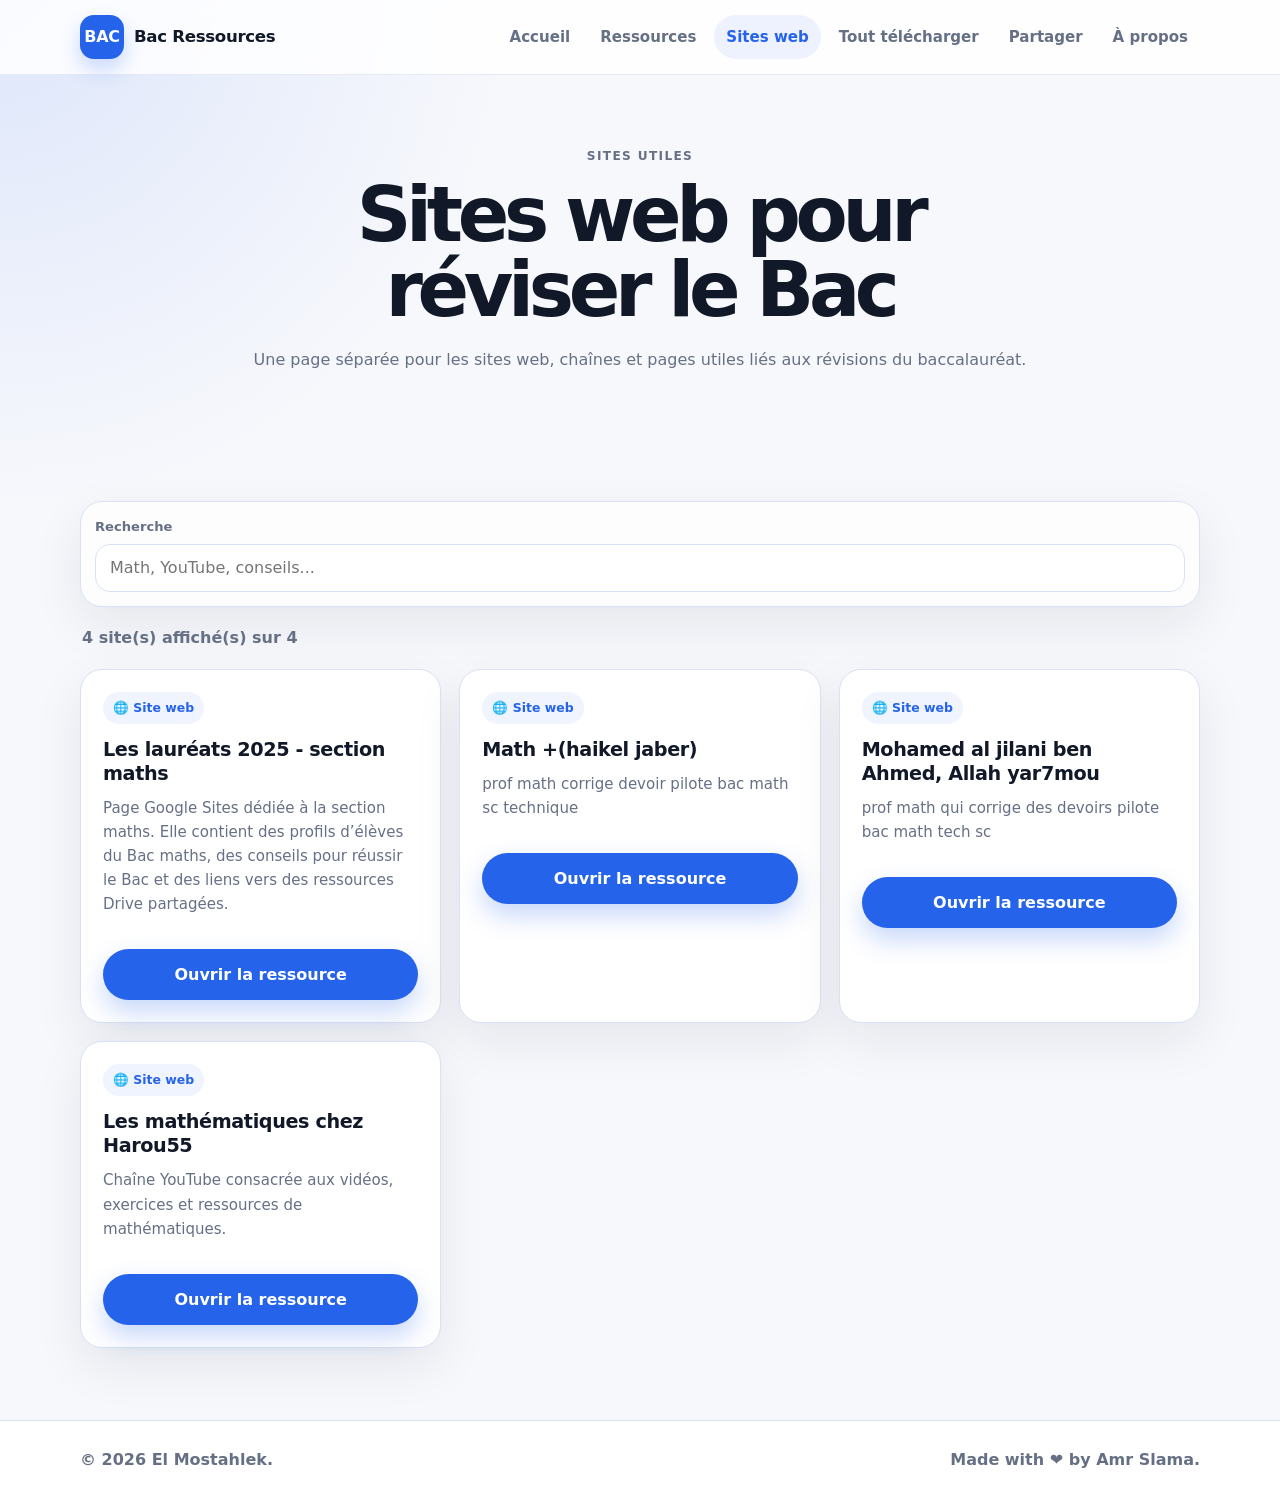
<file: backupwebsite/websites.html>
<!DOCTYPE html>
<html lang="fr">
<head>
  <meta charset="UTF-8" />
  <meta name="viewport" content="width=device-width, initial-scale=1.0" />
  <meta name="description" content="Ressources gratuites pour les étudiants du baccalauréat : dossiers, fichiers, sites web et liens utiles." />
  <link rel="stylesheet" href="style.css" />
  <title>Sites web | Bac Ressources</title>
</head>
<body data-page="websites">
  <header class="site-header">
    <nav class="navbar container" aria-label="Navigation principale">
      <a class="brand" href="index.html">
        <span class="brand-mark">BAC</span>
        <span class="brand-text">Bac Ressources</span>
      </a>
      <button class="nav-toggle" type="button" aria-label="Ouvrir le menu" aria-expanded="false">☰</button>
      <div class="nav-links" id="navLinks">
        <a href="index.html" data-nav="home">Accueil</a>
        <a href="resources.html" data-nav="resources">Ressources</a>
        <a href="websites.html" data-nav="websites">Sites web</a>
        <a href="downloadAll.html" data-nav="downloadAll">Tout télécharger</a>
        <a href="collaborate.html" data-nav="collaborate">Partager</a>
        <a href="about.html" data-nav="about">À propos</a>
      </div>
    </nav>
  </header>

  <main class="page-main">
    <section class="page-hero section">
      <div class="container narrow">
        <p class="eyebrow">Sites utiles</p>
        <h1>Sites web pour réviser le Bac</h1>
        <p>
          Une page séparée pour les sites web, chaînes et pages utiles liés aux révisions du baccalauréat.
        </p>
      </div>
    </section>

    <section class="section">
      <div class="container">
        <div class="toolbar single">
          <label class="search-box">
            <span>Recherche</span>
            <input id="websiteSearch" type="search" placeholder="Math, YouTube, conseils..." autocomplete="off" />
          </label>
        </div>

        <div class="results-summary">
          <span id="websiteCount">Chargement...</span>
        </div>

        <div class="cards-grid" id="websitesGrid"></div>
        <div class="empty-state hidden" id="websitesEmpty">
          <h2>Aucun site trouvé</h2>
          <p>Essaie avec un autre mot-clé.</p>
        </div>
      </div>
    </section>
  </main>

  <footer class="site-footer">
    <div class="container footer-content">
      <p>© <span id="year"></span> El Mostahlek.</p>
      <p>Made with ❤️ by Amr Slama.</p>
    </div>
  </footer>
  <script src="script.js"></script>
</body>
</html>
</file>
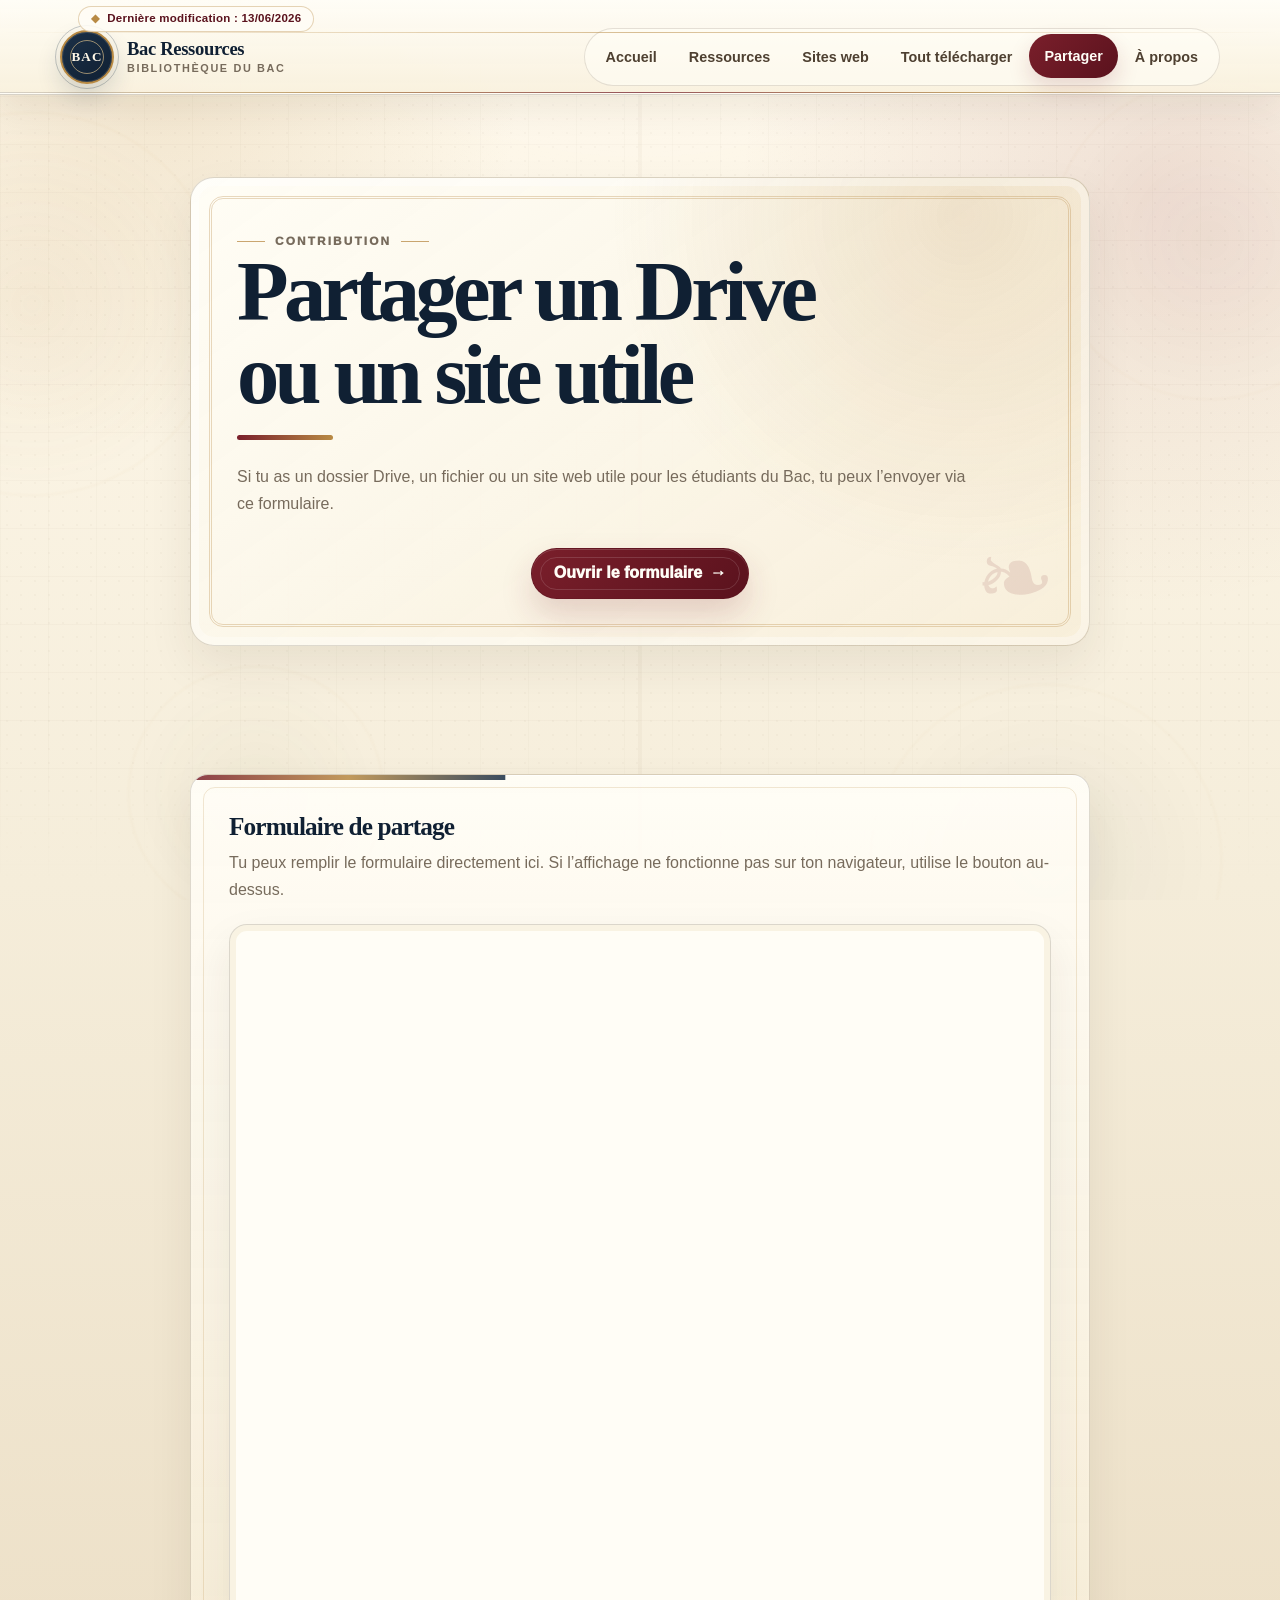
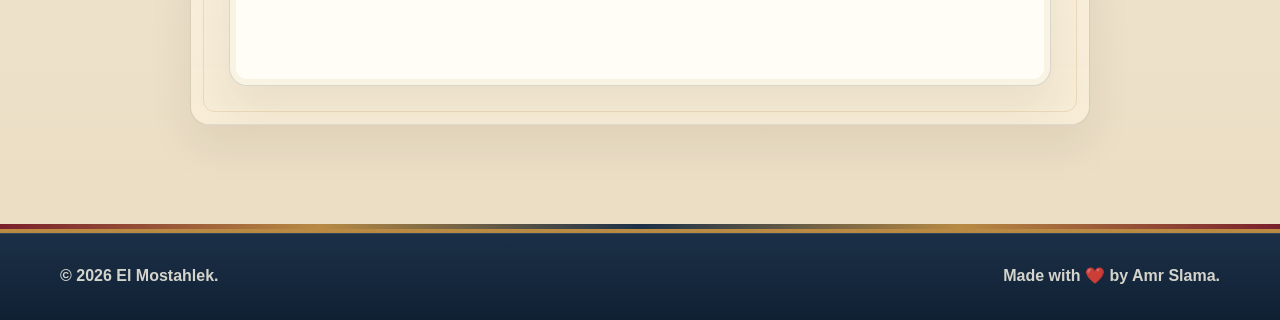
<file: website/collaborate.html>
<!DOCTYPE html>
<html lang="fr">

<head>
  <meta charset="UTF-8" />
  <meta name="viewport" content="width=device-width, initial-scale=1.0" />
  <meta name="description"
    content="Ressources gratuites pour les étudiants du baccalauréat : dossiers, fichiers, sites web et liens utiles." />
  <link rel="stylesheet" href="style.css" />
  <title>Partager des ressources | Bac Ressources</title>
</head>

<body data-page="collaborate">
  <header class="site-header">
    <nav class="navbar container" aria-label="Navigation principale">
      <a class="brand" href="index.html">
        <span class="brand-mark">BAC</span>
        <span class="brand-text">Bac Ressources</span>
      </a>
      <button class="nav-toggle" type="button" aria-label="Ouvrir le menu" aria-expanded="false">☰</button>
      <div class="nav-links" id="navLinks">
        <a href="index.html" data-nav="home">Accueil</a>
        <a href="resources.html" data-nav="resources">Ressources</a>
        <a href="websites.html" data-nav="websites">Sites web</a>
        <a href="downloadAll.html" data-nav="downloadAll">Tout télécharger</a>
        <a href="collaborate.html" data-nav="collaborate">Partager</a>
        <a href="about.html" data-nav="about">À propos</a>
      </div>
    </nav>
  </header>

  <main class="page-main">
    <section class="page-hero section">
      <div class="container narrow">
        <p class="eyebrow">Contribution</p>
        <h1>Partager un Drive ou un site utile</h1>
        <p>
          Si tu as un dossier Drive, un fichier ou un site web utile pour les étudiants du Bac, tu peux l’envoyer via ce
          formulaire.
        </p>
        <div class="hero-actions center">
          <a class="btn btn-primary"
            href="https://docs.google.com/forms/d/e/1FAIpQLSdZ1iiYGhA2uhnLFqPEZ3CBwjjNNmW4T0CgzHVZX_gB40ZZeg/viewform"
            target="_blank" rel="noopener noreferrer">Ouvrir le formulaire</a>
        </div>
      </div>
    </section>

    <section class="section">
      <div class="container narrow content-card">
        <h2>Formulaire de partage</h2>
        <p>
          Tu peux remplir le formulaire directement ici. Si l’affichage ne fonctionne pas sur ton navigateur, utilise le
          bouton au-dessus.
        </p>
        <div class="form-frame-wrap">
          <iframe
            src="https://docs.google.com/forms/d/e/1FAIpQLSdcdv0JnWta-2BpDoNe43m8PEpjDkdWq5JfPelms9lZBNTRmw/viewform?embedded=true"
            title="Formulaire de partage de ressources" loading="lazy">
            Chargement…
          </iframe>
        </div>
      </div>
    </section>
  </main>

  <footer class="site-footer">
    <div class="container footer-content">
      <p>© <span id="year"></span> El Mostahlek.</p>
      <p>Made with ❤️ by Amr Slama.</p>
    </div>
  </footer>
  <script src="script.js"></script>
</body>

</html>
</file>
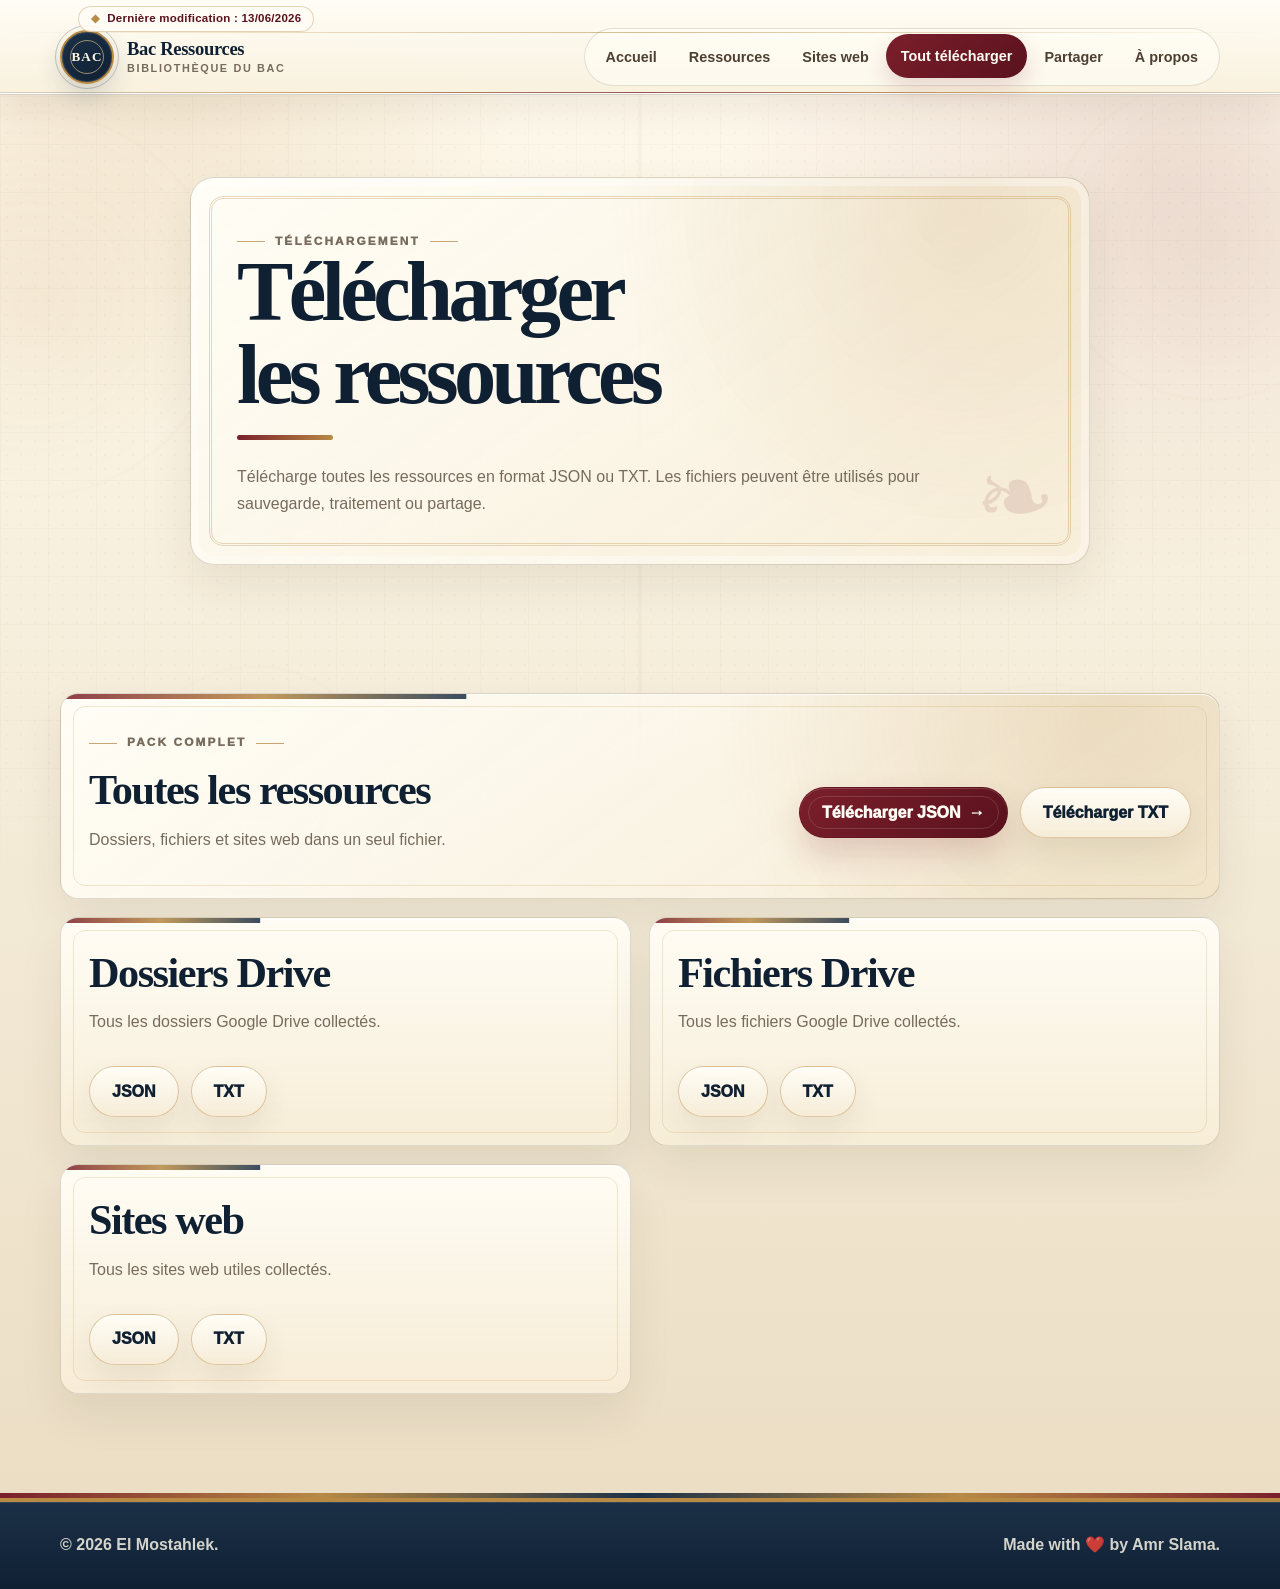
<file: website/downloadAll.html>
<!DOCTYPE html>
<html lang="fr">

<head>
  <meta charset="UTF-8" />
  <meta name="viewport" content="width=device-width, initial-scale=1.0" />
  <meta name="description"
    content="Ressources gratuites pour les étudiants du baccalauréat : dossiers, fichiers, sites web et liens utiles." />
  <link rel="stylesheet" href="style.css" />
  <title>Tout télécharger | Bac Ressources</title>
</head>

<body data-page="downloadAll">
  <header class="site-header">
    <nav class="navbar container" aria-label="Navigation principale">
      <a class="brand" href="index.html">
        <span class="brand-mark">BAC</span>
        <span class="brand-text">Bac Ressources</span>
      </a>
      <button class="nav-toggle" type="button" aria-label="Ouvrir le menu" aria-expanded="false">☰</button>
      <div class="nav-links" id="navLinks">
        <a href="index.html" data-nav="home">Accueil</a>
        <a href="resources.html" data-nav="resources">Ressources</a>
        <a href="websites.html" data-nav="websites">Sites web</a>
        <a href="downloadAll.html" data-nav="downloadAll">Tout télécharger</a>
        <a href="collaborate.html" data-nav="collaborate">Partager</a>
        <a href="about.html" data-nav="about">À propos</a>
      </div>
    </nav>
  </header>

  <main class="page-main">
    <section class="page-hero section">
      <div class="container narrow">
        <p class="eyebrow">Téléchargement</p>
        <h1>Télécharger les ressources</h1>
        <p>
          Télécharge toutes les ressources en format JSON ou TXT. Les fichiers peuvent être utilisés pour sauvegarde,
          traitement ou partage.
        </p>
      </div>
    </section>

    <section class="section">
      <div class="container download-grid">
        <article class="download-card highlight">
          <div>
            <p class="eyebrow">Pack complet</p>
            <h2>Toutes les ressources</h2>
            <p>Dossiers, fichiers et sites web dans un seul fichier.</p>
          </div>
          <div class="download-actions">
            <button class="btn btn-primary" type="button" data-download-type="all" data-download-format="json">
              Télécharger JSON
            </button>
            <button class="btn btn-secondary" type="button" data-download-type="all" data-download-format="txt">
              Télécharger TXT
            </button>
          </div>
        </article>

        <article class="download-card">
          <h2>Dossiers Drive</h2>
          <p>Tous les dossiers Google Drive collectés.</p>
          <div class="download-actions">
            <button class="btn btn-secondary" type="button" data-download-type="folders" data-download-format="json">
              JSON
            </button>
            <button class="btn btn-secondary" type="button" data-download-type="folders" data-download-format="txt">
              TXT
            </button>
          </div>
        </article>

        <article class="download-card">
          <h2>Fichiers Drive</h2>
          <p>Tous les fichiers Google Drive collectés.</p>
          <div class="download-actions">
            <button class="btn btn-secondary" type="button" data-download-type="files" data-download-format="json">
              JSON
            </button>
            <button class="btn btn-secondary" type="button" data-download-type="files" data-download-format="txt">
              TXT
            </button>
          </div>
        </article>

        <article class="download-card">
          <h2>Sites web</h2>
          <p>Tous les sites web utiles collectés.</p>
          <div class="download-actions">
            <button class="btn btn-secondary" type="button" data-download-type="websites" data-download-format="json">
              JSON
            </button>
            <button class="btn btn-secondary" type="button" data-download-type="websites" data-download-format="txt">
              TXT
            </button>
          </div>
        </article>
      </div>
    </section>
  </main>

  <footer class="site-footer">
    <div class="container footer-content">
      <p>© <span id="year"></span> El Mostahlek.</p>
      <p>Made with ❤️ by Amr Slama.</p>
    </div>
  </footer>
  <script src="script.js"></script>
</body>

</html>
</file>
<file: backupwebsite/style.css>
:root {
  --bg: #f7f8fc;
  --surface: #ffffff;
  --surface-2: #f0f4ff;
  --text: #111827;
  --muted: #667085;
  --primary: #2563eb;
  --primary-dark: #1d4ed8;
  --secondary: #eef2ff;
  --border: #d9e1f2;
  --shadow: 0 18px 50px rgba(17, 24, 39, 0.08);
  --radius: 22px;
  --radius-sm: 14px;
  --container: 1120px;
}

* {
  box-sizing: border-box;
}

html {
  scroll-behavior: smooth;
}

body {
  margin: 0;
  font-family: Inter, system-ui, -apple-system, BlinkMacSystemFont, "Segoe UI", sans-serif;
  color: var(--text);
  background:
    radial-gradient(circle at top left, rgba(37, 99, 235, 0.12), transparent 32rem),
    var(--bg);
  line-height: 1.6;
}

a {
  color: inherit;
  text-decoration: none;
}

button,
input,
select {
  font: inherit;
}

.container {
  width: min(100% - 32px, var(--container));
  margin-inline: auto;
}

.container.narrow {
  width: min(100% - 32px, 840px);
}

.section {
  padding: 72px 0;
}

.site-header {
  position: sticky;
  top: 0;
  z-index: 20;
  background: rgba(255, 255, 255, 0.84);
  backdrop-filter: blur(16px);
  border-bottom: 1px solid rgba(217, 225, 242, 0.7);
}

.navbar {
  min-height: 74px;
  display: flex;
  align-items: center;
  justify-content: space-between;
  gap: 24px;
}

.brand {
  display: inline-flex;
  align-items: center;
  gap: 10px;
  font-weight: 800;
  letter-spacing: -0.02em;
}

.brand-mark {
  display: grid;
  place-items: center;
  width: 44px;
  height: 44px;
  border-radius: 14px;
  background: var(--primary);
  color: #fff;
  box-shadow: 0 10px 20px rgba(37, 99, 235, 0.24);
}

.brand-text {
  font-size: 1.04rem;
}

.nav-links {
  display: flex;
  align-items: center;
  gap: 6px;
}

.nav-links a {
  color: var(--muted);
  padding: 10px 12px;
  border-radius: 999px;
  font-weight: 700;
  font-size: 0.94rem;
}

.nav-links a:hover,
.nav-links a.active {
  color: var(--primary);
  background: var(--secondary);
}

.nav-toggle {
  display: none;
  border: 0;
  background: var(--secondary);
  color: var(--primary);
  border-radius: 12px;
  width: 44px;
  height: 44px;
  cursor: pointer;
  font-size: 1.25rem;
}

.hero {
  padding-top: 92px;
}

.hero-grid {
  display: grid;
  grid-template-columns: minmax(0, 1.15fr) minmax(320px, 0.85fr);
  gap: 36px;
  align-items: center;
}

.eyebrow {
  margin: 0 0 12px;
  color: var(--primary);
  font-weight: 800;
  text-transform: uppercase;
  letter-spacing: 0.11em;
  font-size: 0.76rem;
}

h1,
h2,
h3,
p {
  margin-top: 0;
}

h1 {
  font-size: clamp(2.35rem, 7vw, 4.75rem);
  line-height: 0.98;
  letter-spacing: -0.07em;
  margin-bottom: 20px;
}

h2 {
  font-size: clamp(1.7rem, 4vw, 2.45rem);
  line-height: 1.1;
  letter-spacing: -0.04em;
  margin-bottom: 14px;
}

h3 {
  font-size: 1.12rem;
  margin-bottom: 8px;
}

.hero-text,
.page-hero p,
.content-card p,
.feature-card p,
.download-card p,
.cta-card p {
  color: var(--muted);
}

.hero-text {
  font-size: 1.12rem;
  max-width: 680px;
}

.hero-actions,
.download-actions {
  display: flex;
  flex-wrap: wrap;
  gap: 12px;
  margin-top: 24px;
}

.hero-actions.center {
  justify-content: center;
}

.btn {
  display: inline-flex;
  align-items: center;
  justify-content: center;
  min-height: 46px;
  padding: 12px 18px;
  border-radius: 999px;
  font-weight: 800;
  border: 1px solid transparent;
  transition: transform 0.18s ease, box-shadow 0.18s ease, background 0.18s ease;
}

.btn:hover {
  transform: translateY(-2px);
}

.btn-primary {
  color: #fff;
  background: var(--primary);
  box-shadow: 0 12px 26px rgba(37, 99, 235, 0.25);
}

.btn-primary:hover {
  background: var(--primary-dark);
}

.btn-secondary {
  color: var(--text);
  background: #fff;
  border-color: var(--border);
}

.btn-secondary:hover {
  box-shadow: var(--shadow);
}

.hero-panel {
  background: rgba(255, 255, 255, 0.72);
  border: 1px solid rgba(217, 225, 242, 0.86);
  border-radius: calc(var(--radius) + 8px);
  padding: 24px;
  box-shadow: var(--shadow);
  display: grid;
  gap: 14px;
}

.stat-card {
  background: linear-gradient(135deg, #fff, #f7f9ff);
  border: 1px solid var(--border);
  border-radius: var(--radius);
  padding: 24px;
}

.stat-number {
  display: block;
  color: var(--primary);
  font-size: clamp(2rem, 5vw, 3.2rem);
  line-height: 1;
  font-weight: 900;
  letter-spacing: -0.06em;
}

.stat-label {
  color: var(--muted);
  font-weight: 800;
}

.soft-section {
  background: rgba(255, 255, 255, 0.55);
}

.section-heading {
  max-width: 720px;
  margin-bottom: 28px;
}

.features-grid,
.cards-grid,
.download-grid {
  display: grid;
  grid-template-columns: repeat(3, minmax(0, 1fr));
  gap: 18px;
}

.feature-card,
.resource-card,
.download-card,
.content-card,
.cta-card {
  background: var(--surface);
  border: 1px solid var(--border);
  border-radius: var(--radius);
  box-shadow: var(--shadow);
}

.feature-card {
  padding: 24px;
}

.feature-icon {
  display: grid;
  place-items: center;
  width: 52px;
  height: 52px;
  border-radius: 17px;
  background: var(--surface-2);
  font-size: 1.5rem;
  margin-bottom: 18px;
}

.cta-card {
  padding: 28px;
  display: flex;
  align-items: center;
  justify-content: space-between;
  gap: 24px;
}

.page-main {
  min-height: 72vh;
}

.page-hero {
  text-align: center;
  padding-bottom: 40px;
}

.page-hero h1 {
  margin-inline: auto;
}

.toolbar {
  display: grid;
  grid-template-columns: minmax(260px, 1fr) 190px 230px;
  gap: 12px;
  padding: 14px;
  background: rgba(255, 255, 255, 0.75);
  border: 1px solid var(--border);
  border-radius: var(--radius);
  box-shadow: var(--shadow);
  margin-bottom: 18px;
}

.toolbar.single {
  grid-template-columns: 1fr;
}

.search-box,
.filter-box {
  display: grid;
  gap: 7px;
}

.search-box span,
.filter-box span {
  font-size: 0.82rem;
  color: var(--muted);
  font-weight: 800;
}

.search-box input,
.filter-box select {
  width: 100%;
  min-height: 48px;
  border: 1px solid var(--border);
  border-radius: 15px;
  background: #fff;
  color: var(--text);
  padding: 0 14px;
  outline: none;
}

.search-box input:focus,
.filter-box select:focus {
  border-color: var(--primary);
  box-shadow: 0 0 0 4px rgba(37, 99, 235, 0.12);
}

.results-summary {
  display: flex;
  align-items: center;
  justify-content: space-between;
  color: var(--muted);
  font-weight: 800;
  margin: 0 2px 18px;
}

.text-button {
  border: 0;
  background: transparent;
  color: var(--primary);
  font-weight: 900;
  cursor: pointer;
}

.resource-card {
  padding: 22px;
  display: flex;
  flex-direction: column;
  min-height: 270px;
}

.card-top {
  display: flex;
  align-items: flex-start;
  justify-content: space-between;
  gap: 12px;
  margin-bottom: 14px;
}

.badge {
  display: inline-flex;
  align-items: center;
  min-height: 30px;
  padding: 6px 10px;
  border-radius: 999px;
  background: var(--surface-2);
  color: var(--primary);
  font-weight: 900;
  font-size: 0.78rem;
  white-space: nowrap;
}

.resource-card h2 {
  font-size: 1.2rem;
  line-height: 1.25;
  letter-spacing: -0.02em;
  margin-bottom: 10px;
}

.resource-card p {
  color: var(--muted);
  font-size: 0.94rem;
}

.meta {
  color: #475467;
  font-weight: 800;
  font-size: 0.86rem;
  margin-top: auto;
  padding-top: 14px;
}

.card-actions {
  margin-top: 18px;
}

.card-actions .btn {
  width: 100%;
}

.empty-state {
  text-align: center;
  background: #fff;
  border: 1px dashed var(--border);
  border-radius: var(--radius);
  padding: 42px 18px;
}

.hidden {
  display: none !important;
}

.download-grid {
  grid-template-columns: repeat(2, minmax(0, 1fr));
}

.download-card {
  padding: 26px;
}

.download-card.highlight {
  grid-column: 1 / -1;
  display: flex;
  align-items: center;
  justify-content: space-between;
  gap: 24px;
  background: linear-gradient(135deg, #ffffff, #eff5ff);
}

.content-card {
  padding: 30px;
}

.content-card h2 {
  margin-top: 28px;
  font-size: 1.45rem;
}

.content-card h2:first-child {
  margin-top: 0;
}

.form-frame-wrap {
  overflow: hidden;
  border: 1px solid var(--border);
  border-radius: var(--radius);
  background: var(--surface-2);
  margin-top: 20px;
}

.form-frame-wrap iframe {
  display: block;
  width: 100%;
  height: 760px;
  border: 0;
}

.center-text {
  text-align: center;
}

.site-footer {
  border-top: 1px solid var(--border);
  background: #fff;
  padding: 26px 0;
}

.footer-content {
  display: flex;
  align-items: center;
  justify-content: space-between;
  gap: 16px;
  color: var(--muted);
  font-weight: 700;
}

.footer-content p {
  margin: 0;
}

@media (max-width: 900px) {
  .nav-toggle {
    display: inline-grid;
    place-items: center;
  }

  .nav-links {
    position: absolute;
    left: 16px;
    right: 16px;
    top: 82px;
    display: none;
    flex-direction: column;
    align-items: stretch;
    padding: 12px;
    background: #fff;
    border: 1px solid var(--border);
    border-radius: 20px;
    box-shadow: var(--shadow);
  }

  .nav-links.open {
    display: flex;
  }

  .nav-links a {
    border-radius: 14px;
  }

  .hero-grid,
  .toolbar,
  .features-grid,
  .cards-grid,
  .download-grid {
    grid-template-columns: 1fr;
  }

  .hero {
    padding-top: 66px;
  }

  .download-card.highlight,
  .cta-card {
    display: block;
  }
}

@media (max-width: 560px) {
  .container,
  .container.narrow {
    width: min(100% - 22px, var(--container));
  }

  .section {
    padding: 52px 0;
  }

  .navbar {
    min-height: 66px;
  }

  .brand-text {
    display: none;
  }

  h1 {
    font-size: 2.55rem;
  }

  .toolbar {
    padding: 10px;
  }

  .resource-card,
  .download-card,
  .content-card,
  .cta-card {
    padding: 20px;
  }

  .footer-content {
    display: block;
    text-align: center;
  }
}
</file>
<file: website/style.css>
:root {
  color-scheme: light;
  --ink: #211a13;
  --ink-soft: #4e4031;
  --muted: #776b5c;
  --paper: #f5edda;
  --paper-light: #fffaf0;
  --paper-deep: #eadcc2;
  --ivory: #fffdf6;
  --navy: #1b3047;
  --navy-dark: #102033;
  --burgundy: #7a1f2b;
  --burgundy-dark: #5a121d;
  --gold: #b88a44;
  --gold-soft: #dfc28a;
  --olive: #5f6b3a;
  --line: rgba(74, 55, 34, 0.18);
  --line-strong: rgba(74, 55, 34, 0.32);
  --shadow-soft: 0 20px 45px rgba(54, 37, 18, 0.08);
  --shadow-card: 0 22px 55px rgba(54, 37, 18, 0.12);
  --shadow-hover: 0 28px 60px rgba(71, 38, 20, 0.16);
  --radius: 18px;
  --radius-md: 14px;
  --radius-sm: 9px;
  --container: 1160px;
}

* {
  box-sizing: border-box;
}

html {
  scroll-behavior: smooth;
}

body {
  margin: 0;
  min-height: 100vh;
  color: var(--ink);
  font-family: "Trebuchet MS", "Segoe UI", Arial, sans-serif;
  line-height: 1.68;
  background:
    radial-gradient(circle at 12% 4%, rgba(184, 138, 68, 0.16), transparent 23rem),
    radial-gradient(circle at 90% 10%, rgba(122, 31, 43, 0.10), transparent 26rem),
    linear-gradient(180deg, #fff9ec 0%, #f5edda 46%, #eadcc2 100%);
  overflow-x: hidden;
}

body::before {
  content: "";
  position: fixed;
  inset: 0;
  z-index: -4;
  pointer-events: none;
  opacity: 0.58;
  background-image:
    linear-gradient(rgba(92, 68, 42, 0.045) 1px, transparent 1px),
    linear-gradient(90deg, rgba(92, 68, 42, 0.035) 1px, transparent 1px),
    radial-gradient(circle at center, rgba(92, 68, 42, 0.05) 0.8px, transparent 1px);
  background-size: 48px 48px, 48px 48px, 14px 14px;
  mask-image: linear-gradient(to bottom, black 0%, black 82%, transparent 100%);
}

body::after {
  content: "";
  position: fixed;
  inset: 0;
  z-index: -3;
  pointer-events: none;
  opacity: 0.45;
  background:
    linear-gradient(90deg, transparent 0 49.85%, rgba(121, 93, 55, 0.08) 49.85% 50.15%, transparent 50.15% 100%),
    radial-gradient(circle at 50% -18rem, rgba(255,255,255,0.8), transparent 32rem);
}

button,
input,
select {
  font: inherit;
}

button,
a,
input,
select {
  -webkit-tap-highlight-color: transparent;
}

a {
  color: inherit;
  text-decoration: none;
}

::selection {
  color: var(--ivory);
  background: var(--burgundy);
}

.container {
  width: min(100% - 36px, var(--container));
  margin-inline: auto;
}

.container.narrow {
  width: min(100% - 36px, 900px);
}

.section {
  position: relative;
  padding: 84px 0;
}

.scroll-progress {
  position: fixed;
  top: 0;
  left: 0;
  z-index: 100;
  width: var(--scroll, 0%);
  height: 4px;
  background: linear-gradient(90deg, var(--burgundy), var(--gold), var(--navy));
  box-shadow: 0 0 16px rgba(122, 31, 43, 0.28);
}

.ambient {
  position: fixed;
  inset: 0;
  z-index: -2;
  overflow: hidden;
  pointer-events: none;
}

.ambient span {
  position: absolute;
  width: var(--size);
  height: var(--size);
  left: var(--x);
  top: var(--y);
  border: 1px solid rgba(184, 138, 68, 0.12);
  border-radius: 999px;
  opacity: 0.5;
  background: radial-gradient(circle, var(--c), transparent 68%);
  filter: blur(1px);
  animation: slowDrift var(--d) ease-in-out infinite alternate;
}

.ambient span:nth-child(1) { --size: 24rem; --x: -10rem; --y: 7rem; --d: 18s; --c: rgba(184, 138, 68, 0.12); }
.ambient span:nth-child(2) { --size: 20rem; --x: 82%; --y: 5rem; --d: 20s; --c: rgba(122, 31, 43, 0.08); }
.ambient span:nth-child(3) { --size: 22rem; --x: 68%; --y: 76%; --d: 22s; --c: rgba(27, 48, 71, 0.08); }
.ambient span:nth-child(4) { --size: 16rem; --x: 10%; --y: 74%; --d: 19s; --c: rgba(95, 107, 58, 0.08); }

.cursor-glow {
  display: none;
}

.site-header {
  position: sticky;
  top: 0;
  z-index: 70;
  background:
    linear-gradient(180deg, rgba(255, 253, 246, 0.98), rgba(249, 241, 222, 0.96));
  border-bottom: 3px double rgba(74, 55, 34, 0.22);
  box-shadow: 0 14px 35px rgba(60, 42, 20, 0.07);
}

.site-header::before {
  content: "";
  position: absolute;
  left: 0;
  right: 0;
  top: 32px;
  height: 1px;
  background: linear-gradient(90deg, transparent, rgba(184, 138, 68, 0.55), transparent);
}

.site-header::after {
  content: "";
  position: absolute;
  left: 0;
  right: 0;
  bottom: -1px;
  height: 1px;
  background: linear-gradient(90deg, transparent, var(--gold), var(--burgundy), var(--gold), transparent);
  opacity: 0.7;
}

.navbar {
  min-height: 92px;
  display: flex;
  align-items: center;
  justify-content: space-between;
  gap: 24px;
  padding-top: 22px;
}

.brand {
  display: inline-flex;
  align-items: center;
  gap: 13px;
  color: var(--navy-dark);
  font-family: Georgia, "Times New Roman", serif;
  font-weight: 800;
  letter-spacing: -0.02em;
}

.brand-mark {
  position: relative;
  display: grid;
  place-items: center;
  width: 54px;
  height: 54px;
  border: 2px solid var(--gold);
  outline: 1px solid rgba(27, 48, 71, 0.25);
  outline-offset: 4px;
  color: #fff8e7;
  background:
    linear-gradient(145deg, var(--navy), var(--navy-dark));
  border-radius: 50%;
  box-shadow: inset 0 0 0 1px rgba(255,255,255,0.14), 0 12px 24px rgba(27,48,71,0.18);
  font-family: Georgia, "Times New Roman", serif;
  font-size: 0.82rem;
  letter-spacing: 0.08em;
}

.brand-mark::after {
  content: "";
  position: absolute;
  inset: 8px;
  border: 1px solid rgba(223, 194, 138, 0.65);
  border-radius: inherit;
}

.brand-text {
  display: grid;
  font-size: 1.16rem;
  line-height: 1;
}

.brand-text::after {
  content: "Bibliothèque du Bac";
  margin-top: 5px;
  color: var(--muted);
  font-family: "Trebuchet MS", "Segoe UI", Arial, sans-serif;
  font-size: 0.68rem;
  font-weight: 800;
  letter-spacing: 0.15em;
  text-transform: uppercase;
}

.nav-links {
  display: flex;
  align-items: center;
  gap: 2px;
  padding: 6px;
  border: 1px solid rgba(74, 55, 34, 0.14);
  border-radius: 999px;
  background: rgba(255, 253, 246, 0.62);
}

.nav-links a {
  position: relative;
  padding: 10px 15px;
  border-radius: 999px;
  color: var(--ink-soft);
  font-size: 0.9rem;
  font-weight: 850;
  transition: color 0.2s ease, background 0.2s ease, transform 0.2s ease, box-shadow 0.2s ease;
}

.nav-links a:hover,
.nav-links a.active {
  color: var(--ivory);
  background: linear-gradient(135deg, var(--burgundy), var(--burgundy-dark));
  box-shadow: 0 10px 22px rgba(122, 31, 43, 0.16);
  transform: translateY(-1px);
}

.nav-toggle {
  display: none;
  width: 48px;
  height: 48px;
  border: 1px solid var(--line-strong);
  border-radius: 50%;
  color: var(--navy-dark);
  background: var(--ivory);
  box-shadow: var(--shadow-soft);
  cursor: pointer;
  font-size: 1.16rem;
}

.last-modif-date {
  position: absolute;
  top: 6px;
  left: max(18px, calc((100vw - var(--container)) / 2 + 18px));
  z-index: 75;
  display: inline-flex;
  align-items: center;
  gap: 8px;
  max-width: calc(100vw - 36px);
  padding: 5px 12px;
  border-radius: 999px;
  color: var(--burgundy-dark);
  background: rgba(255, 253, 246, 0.88);
  border: 1px solid rgba(184, 138, 68, 0.36);
  font-size: 0.72rem;
  font-weight: 900;
  line-height: 1.2;
  letter-spacing: 0.02em;
  white-space: nowrap;
  pointer-events: none;
}

.last-modif-date::before {
  content: "◆";
  color: var(--gold);
  font-size: 0.68rem;
}

h1,
h2,
h3,
p {
  margin-top: 0;
}

h1,
h2,
h3 {
  color: var(--navy-dark);
  font-family: Georgia, "Times New Roman", serif;
  font-weight: 800;
}

h1 {
  max-width: 920px;
  margin-bottom: 24px;
  font-size: clamp(2.7rem, 6.6vw, 5.8rem);
  line-height: 0.98;
  letter-spacing: -0.055em;
}

h2 {
  margin-bottom: 14px;
  font-size: clamp(1.8rem, 3.3vw, 3rem);
  line-height: 1.08;
  letter-spacing: -0.035em;
}

h3 {
  margin-bottom: 9px;
  font-size: 1.18rem;
  line-height: 1.22;
}

.eyebrow {
  position: relative;
  display: inline-flex;
  align-items: center;
  gap: 10px;
  margin: 0 0 14px;
  color: var(--burgundy);
  font-size: 0.74rem;
  font-weight: 1000;
  letter-spacing: 0.18em;
  text-transform: uppercase;
}

.eyebrow::before,
.eyebrow::after {
  content: "";
  width: 28px;
  height: 1px;
  background: var(--gold);
  opacity: 0.75;
}

.hero {
  min-height: calc(100vh - 92px);
  display: flex;
  align-items: center;
  padding-top: 96px;
}

.hero-grid {
  position: relative;
  display: grid;
  grid-template-columns: minmax(0, 1.06fr) minmax(310px, 0.94fr);
  gap: 52px;
  align-items: center;
}

.hero-grid::before {
  content: "";
  position: absolute;
  inset: -36px -22px;
  z-index: -1;
  border: 1px solid rgba(184, 138, 68, 0.22);
  border-radius: 28px;
  background: rgba(255, 253, 246, 0.30);
  box-shadow: inset 0 0 0 8px rgba(255, 250, 240, 0.25);
}

.hero-copy {
  position: relative;
}

.hero-copy::before {
  content: "Édition classique • Plateforme communautaire";
  display: inline-flex;
  align-items: center;
  min-height: 36px;
  padding: 7px 15px;
  margin-bottom: 20px;
  border: 1px solid rgba(184, 138, 68, 0.34);
  border-radius: 999px;
  color: var(--navy);
  background: rgba(255, 253, 246, 0.76);
  box-shadow: 0 12px 30px rgba(78, 58, 31, 0.07);
  font-family: Georgia, "Times New Roman", serif;
  font-size: 0.82rem;
  font-weight: 800;
}

.hero-copy h1,
.page-hero h1 {
  text-wrap: balance;
}

.hero-copy h1::after,
.page-hero h1::after {
  content: "";
  display: block;
  width: 96px;
  height: 5px;
  margin-top: 18px;
  border-radius: 999px;
  background: linear-gradient(90deg, var(--burgundy), var(--gold));
}

.hero-text,
.page-hero p,
.feature-card p,
.resource-card p,
.download-card p,
.content-card p,
.cta-card p {
  color: var(--muted);
}

.hero-text {
  max-width: 720px;
  font-size: clamp(1.04rem, 1.45vw, 1.17rem);
}

.hero-actions,
.download-actions {
  display: flex;
  flex-wrap: wrap;
  gap: 12px;
  margin-top: 30px;
}

.hero-actions.center {
  justify-content: center;
}

.btn {
  position: relative;
  isolation: isolate;
  display: inline-flex;
  align-items: center;
  justify-content: center;
  gap: 8px;
  min-height: 51px;
  padding: 12px 22px;
  overflow: hidden;
  border: 1px solid transparent;
  border-radius: 999px;
  font-weight: 950;
  line-height: 1;
  cursor: pointer;
  transition: transform 0.22s ease, box-shadow 0.22s ease, background 0.22s ease, border-color 0.22s ease, color 0.22s ease;
}

.btn::before {
  content: "";
  position: absolute;
  inset: 8px;
  z-index: -1;
  border-radius: inherit;
  border: 1px solid rgba(255,255,255,0.18);
  opacity: 0.75;
}

.btn:hover {
  transform: translateY(-3px);
}

.btn-primary {
  color: var(--ivory);
  background: linear-gradient(135deg, var(--burgundy), var(--burgundy-dark));
  border-color: rgba(90, 18, 29, 0.46);
  box-shadow: 0 16px 32px rgba(122, 31, 43, 0.18), inset 0 1px 0 rgba(255,255,255,0.16);
}

.btn-primary:hover {
  box-shadow: 0 24px 46px rgba(122, 31, 43, 0.25), inset 0 1px 0 rgba(255,255,255,0.2);
}

.btn-primary::after {
  content: "→";
  font-weight: 1000;
}

.btn-secondary {
  color: var(--navy-dark);
  background: linear-gradient(180deg, var(--ivory), #f6ecd7);
  border-color: rgba(184, 138, 68, 0.46);
  box-shadow: 0 14px 30px rgba(54, 37, 18, 0.08), inset 0 1px 0 rgba(255,255,255,0.84);
}

.btn-secondary:hover {
  color: var(--burgundy-dark);
  border-color: var(--gold);
  box-shadow: 0 22px 44px rgba(184, 138, 68, 0.16);
}

button.btn {
  font-family: inherit;
}

button.btn:disabled {
  opacity: 0.66;
  cursor: wait;
}

.hero-panel {
  position: relative;
  min-height: 440px;
  display: grid;
  align-content: center;
  gap: 16px;
  padding: 28px;
  overflow: hidden;
  border: 1px solid rgba(74, 55, 34, 0.18);
  border-radius: 24px;
  background:
    linear-gradient(145deg, rgba(255, 253, 246, 0.98), rgba(246, 237, 216, 0.9)),
    radial-gradient(circle at 18% 0%, rgba(184, 138, 68, 0.16), transparent 26rem);
  box-shadow: var(--shadow-card), inset 0 0 0 8px rgba(255,255,255,0.36);
  transform: perspective(900px) rotateX(var(--rx, 0deg)) rotateY(var(--ry, 0deg));
  transition: transform 0.22s ease, box-shadow 0.25s ease;
}

.hero-panel:hover {
  box-shadow: var(--shadow-hover), inset 0 0 0 8px rgba(255,255,255,0.42);
}

.hero-panel::before {
  content: "BAC";
  position: absolute;
  right: -14px;
  top: -26px;
  color: rgba(27, 48, 71, 0.055);
  font-family: Georgia, "Times New Roman", serif;
  font-size: 10rem;
  line-height: 1;
  font-weight: 900;
  letter-spacing: -0.08em;
}

.hero-panel::after {
  content: "";
  position: absolute;
  inset: 17px;
  border: 3px double rgba(184, 138, 68, 0.38);
  border-radius: 16px;
  pointer-events: none;
}

.stat-card {
  position: relative;
  z-index: 1;
  display: grid;
  grid-template-columns: auto 1fr;
  align-items: baseline;
  column-gap: 14px;
  padding: 24px 24px 22px;
  border: 1px solid rgba(74, 55, 34, 0.16);
  border-radius: 16px;
  background: rgba(255, 253, 246, 0.82);
  box-shadow: inset 0 1px 0 rgba(255,255,255,0.84);
  transition: transform 0.25s ease, border-color 0.25s ease, background 0.25s ease, box-shadow 0.25s ease;
}

.stat-card::before {
  content: "";
  position: absolute;
  left: 0;
  top: 0;
  bottom: 0;
  width: 5px;
  background: linear-gradient(180deg, var(--burgundy), var(--gold));
  border-radius: 16px 0 0 16px;
}

.stat-card:hover {
  transform: translateX(8px);
  border-color: rgba(184, 138, 68, 0.42);
  background: var(--ivory);
  box-shadow: 0 14px 30px rgba(54, 37, 18, 0.08);
}

.stat-number {
  position: relative;
  display: block;
  color: var(--burgundy-dark);
  font-family: Georgia, "Times New Roman", serif;
  font-size: clamp(2.15rem, 4.2vw, 3.3rem);
  line-height: 1;
  font-weight: 900;
  letter-spacing: -0.055em;
}

.stat-label {
  position: relative;
  display: block;
  color: var(--navy);
  font-size: 0.84rem;
  font-weight: 950;
  letter-spacing: 0.12em;
  text-transform: uppercase;
}

.soft-section {
  background:
    linear-gradient(180deg, rgba(255, 253, 246, 0.42), rgba(255, 253, 246, 0.06)),
    linear-gradient(90deg, transparent, rgba(184, 138, 68, 0.08), transparent);
  border-top: 1px solid rgba(184, 138, 68, 0.16);
  border-bottom: 1px solid rgba(184, 138, 68, 0.16);
}

.section-heading {
  max-width: 700px;
  margin-bottom: 30px;
}

.features-grid,
.cards-grid,
.download-grid {
  display: grid;
  grid-template-columns: repeat(3, minmax(0, 1fr));
  gap: 18px;
}

.feature-card,
.resource-card,
.download-card,
.content-card,
.cta-card {
  position: relative;
  overflow: hidden;
  border: 1px solid rgba(74, 55, 34, 0.18);
  border-radius: var(--radius);
  background: linear-gradient(180deg, rgba(255, 253, 246, 0.96), rgba(248, 238, 216, 0.86));
  box-shadow: var(--shadow-soft), inset 0 1px 0 rgba(255,255,255,0.82);
  transform: perspective(900px) rotateX(var(--rx, 0deg)) rotateY(var(--ry, 0deg));
  transition: transform 0.24s ease, box-shadow 0.24s ease, border-color 0.24s ease, background 0.24s ease;
}

.feature-card::before,
.resource-card::before,
.download-card::before,
.content-card::before,
.cta-card::before {
  content: "";
  position: absolute;
  inset: 12px;
  border: 1px solid rgba(184, 138, 68, 0.20);
  border-radius: calc(var(--radius) - 6px);
  pointer-events: none;
  transition: border-color 0.24s ease;
}

.feature-card::after,
.resource-card::after,
.download-card::after,
.content-card::after,
.cta-card::after {
  content: "";
  position: absolute;
  left: 0;
  right: 0;
  top: 0;
  height: 5px;
  background: linear-gradient(90deg, var(--burgundy), var(--gold), var(--navy));
  opacity: 0.86;
  transform: scaleX(0.35);
  transform-origin: left;
  transition: transform 0.26s ease;
}

.feature-card:hover,
.resource-card:hover,
.download-card:hover,
.content-card:hover,
.cta-card:hover {
  transform: perspective(900px) rotateX(var(--rx, 0deg)) rotateY(var(--ry, 0deg)) translateY(-6px);
  border-color: rgba(184, 138, 68, 0.46);
  background: linear-gradient(180deg, var(--ivory), rgba(249, 241, 222, 0.96));
  box-shadow: var(--shadow-hover);
}

.feature-card:hover::before,
.resource-card:hover::before,
.download-card:hover::before,
.content-card:hover::before,
.cta-card:hover::before {
  border-color: rgba(184, 138, 68, 0.46);
}

.feature-card:hover::after,
.resource-card:hover::after,
.download-card:hover::after,
.content-card:hover::after,
.cta-card:hover::after {
  transform: scaleX(1);
}

.feature-card {
  padding: 34px 30px 30px;
}

.feature-icon {
  display: grid;
  place-items: center;
  width: 62px;
  height: 62px;
  margin-bottom: 18px;
  border-radius: 50%;
  color: var(--navy-dark);
  background: linear-gradient(145deg, #fff8e7, #ead7ae);
  border: 1px solid rgba(184, 138, 68, 0.44);
  box-shadow: inset 0 0 0 6px rgba(255,255,255,0.28), 0 12px 24px rgba(54, 37, 18, 0.08);
  font-size: 1.56rem;
  animation: classicFloat 5s ease-in-out infinite alternate;
}

.feature-card:nth-child(2) .feature-icon {
  background: linear-gradient(145deg, #fdf4e1, #d6e0c0);
}

.feature-card:nth-child(3) .feature-icon {
  background: linear-gradient(145deg, #fff5e2, #e7c7c2);
}

.cta-card {
  display: flex;
  align-items: center;
  justify-content: space-between;
  gap: 24px;
  padding: 38px;
  background:
    radial-gradient(circle at 90% 8%, rgba(184, 138, 68, 0.18), transparent 24rem),
    linear-gradient(145deg, rgba(255, 253, 246, 0.98), rgba(246, 237, 216, 0.92));
}

.page-main {
  min-height: 62vh;
}

.page-hero {
  padding: 82px 0 44px;
}

.page-hero .container {
  position: relative;
  overflow: hidden;
  padding: 46px;
  border: 1px solid rgba(74, 55, 34, 0.18);
  border-radius: 24px;
  background:
    radial-gradient(circle at 86% 8%, rgba(184, 138, 68, 0.18), transparent 22rem),
    linear-gradient(145deg, rgba(255, 253, 246, 0.98), rgba(247, 238, 217, 0.9));
  box-shadow: var(--shadow-soft), inset 0 0 0 8px rgba(255,255,255,0.33);
}

.page-hero .container::before {
  content: "";
  position: absolute;
  inset: 18px;
  border: 3px double rgba(184, 138, 68, 0.32);
  border-radius: 14px;
  pointer-events: none;
}

.page-hero .container::after {
  content: "❧";
  position: absolute;
  right: 34px;
  bottom: 18px;
  color: rgba(122, 31, 43, 0.12);
  font-family: Georgia, "Times New Roman", serif;
  font-size: 6rem;
  line-height: 1;
}

.page-hero p {
  max-width: 740px;
  margin-bottom: 0;
}

.toolbar {
  position: sticky;
  top: 112px;
  z-index: 25;
  display: grid;
  grid-template-columns: minmax(260px, 1fr) 190px 230px;
  gap: 13px;
  padding: 16px;
  margin-bottom: 22px;
  border: 1px solid rgba(74, 55, 34, 0.18);
  border-radius: 18px;
  background: rgba(255, 253, 246, 0.94);
  box-shadow: var(--shadow-soft), inset 0 0 0 4px rgba(246, 237, 216, 0.48);
  transition: transform 0.34s cubic-bezier(0.22, 1, 0.36, 1), opacity 0.22s ease, box-shadow 0.22s ease;
}

.toolbar.toolbar-hidden,
.toolbar.reveal.toolbar-hidden {
  opacity: 0;
  pointer-events: none;
  transform: translateY(calc(-100% - 24px));
  box-shadow: none;
}

.toolbar.single {
  grid-template-columns: 1fr;
}

.search-box,
.filter-box {
  display: grid;
  gap: 7px;
}

.search-box span,
.filter-box span {
  color: var(--burgundy-dark);
  font-size: 0.8rem;
  font-weight: 950;
  letter-spacing: 0.07em;
  text-transform: uppercase;
}

.search-box input,
.filter-box select {
  width: 100%;
  min-height: 52px;
  border: 1px solid rgba(74, 55, 34, 0.22);
  border-radius: 12px;
  outline: none;
  background: linear-gradient(180deg, #fffef8, #f8f0df);
  color: var(--ink);
  padding: 0 15px;
  box-shadow: inset 0 1px 2px rgba(54, 37, 18, 0.06);
  transition: border-color 0.22s ease, box-shadow 0.22s ease, background 0.22s ease;
}

.search-box input::placeholder {
  color: #9a8e7e;
}

.filter-box select option {
  color: var(--ink);
  background: var(--ivory);
}

.search-box input:focus,
.filter-box select:focus {
  border-color: rgba(122, 31, 43, 0.55);
  background: var(--ivory);
  box-shadow: 0 0 0 5px rgba(184, 138, 68, 0.14), inset 0 1px 2px rgba(54, 37, 18, 0.06);
}

.results-summary {
  display: flex;
  align-items: center;
  justify-content: space-between;
  gap: 16px;
  margin: 0 2px 20px;
  color: var(--muted);
  font-weight: 900;
}

.text-button {
  border: 1px solid rgba(184, 138, 68, 0.36);
  border-radius: 999px;
  padding: 8px 13px;
  color: var(--burgundy-dark);
  background: rgba(255, 253, 246, 0.72);
  font-weight: 950;
  cursor: pointer;
  transition: transform 0.2s ease, background 0.2s ease, box-shadow 0.2s ease;
}

.text-button:hover {
  transform: translateY(-2px);
  background: var(--ivory);
  box-shadow: 0 12px 24px rgba(54, 37, 18, 0.08);
}

.resource-card {
  min-height: 306px;
  display: flex;
  flex-direction: column;
  padding: 30px 26px 26px;
}

.resource-card-folder::after { background: linear-gradient(90deg, var(--burgundy), var(--gold)); }
.resource-card-file::after { background: linear-gradient(90deg, var(--navy), var(--gold)); }
.resource-card-website::after { background: linear-gradient(90deg, var(--olive), var(--gold)); }

.card-top {
  display: flex;
  align-items: flex-start;
  justify-content: space-between;
  gap: 12px;
  margin-bottom: 15px;
}

.badge {
  display: inline-flex;
  align-items: center;
  gap: 7px;
  min-height: 32px;
  padding: 6px 11px;
  border: 1px solid rgba(184, 138, 68, 0.36);
  border-radius: 999px;
  color: var(--navy-dark);
  background: rgba(255, 253, 246, 0.72);
  font-size: 0.76rem;
  font-weight: 950;
  white-space: nowrap;
}

.badge-folder {
  color: var(--burgundy-dark);
  border-color: rgba(122, 31, 43, 0.26);
  background: rgba(122, 31, 43, 0.06);
}

.badge-file {
  color: var(--navy-dark);
  border-color: rgba(27, 48, 71, 0.24);
  background: rgba(27, 48, 71, 0.06);
}

.badge-website {
  color: #3d4b20;
  border-color: rgba(95, 107, 58, 0.24);
  background: rgba(95, 107, 58, 0.07);
}

.resource-card h2 {
  margin-bottom: 11px;
  font-size: 1.32rem;
  line-height: 1.24;
  letter-spacing: -0.015em;
}

.resource-card p {
  font-size: 0.96rem;
}

.meta {
  margin-top: auto;
  padding-top: 16px;
  color: var(--ink-soft);
  font-size: 0.86rem;
  font-weight: 900;
}

.meta::before {
  content: "— ";
  color: var(--gold);
}

.card-actions {
  margin-top: 18px;
}

.card-actions .btn {
  width: 100%;
}

.empty-state {
  position: relative;
  overflow: hidden;
  text-align: center;
  padding: 52px 20px;
  border: 2px dashed rgba(184, 138, 68, 0.42);
  border-radius: var(--radius);
  background: rgba(255, 253, 246, 0.76);
  box-shadow: var(--shadow-soft);
}

.empty-state::before {
  content: "⌕";
  display: block;
  margin-bottom: 6px;
  color: var(--burgundy);
  font-family: Georgia, "Times New Roman", serif;
  font-size: 2.5rem;
}

.hidden {
  display: none !important;
}

.download-grid {
  grid-template-columns: repeat(2, minmax(0, 1fr));
}

.download-card {
  padding: 32px 28px 28px;
}

.download-card.highlight {
  grid-column: 1 / -1;
  display: flex;
  align-items: center;
  justify-content: space-between;
  gap: 24px;
  background:
    radial-gradient(circle at 90% 12%, rgba(184, 138, 68, 0.20), transparent 24rem),
    linear-gradient(145deg, rgba(255, 253, 246, 0.98), rgba(246, 237, 216, 0.92));
}

.content-card {
  padding: 38px;
}

.content-card h2 {
  margin-top: 32px;
  margin-bottom: 10px;
  font-size: 1.58rem;
}

.content-card h2:first-child {
  margin-top: 0;
}

.form-frame-wrap {
  overflow: hidden;
  margin-top: 20px;
  border: 1px solid rgba(74, 55, 34, 0.20);
  border-radius: var(--radius);
  background: var(--ivory);
  box-shadow: inset 0 0 0 6px rgba(246, 237, 216, 0.6), var(--shadow-soft);
}

.form-frame-wrap iframe {
  display: block;
  width: 100%;
  height: 760px;
  border: 0;
}

.center-text {
  text-align: center;
}

.center-text h1::after {
  margin-left: auto;
  margin-right: auto;
}

.site-footer {
  position: relative;
  margin-top: 20px;
  padding: 30px 0;
  color: #f9edcf;
  background:
    linear-gradient(180deg, var(--navy), var(--navy-dark));
  border-top: 4px solid var(--gold);
  box-shadow: inset 0 1px 0 rgba(255,255,255,0.1);
}

.site-footer::before {
  content: "";
  position: absolute;
  left: 0;
  right: 0;
  top: -9px;
  height: 5px;
  background: linear-gradient(90deg, var(--burgundy), var(--gold), var(--navy), var(--gold), var(--burgundy));
}

.footer-content {
  display: flex;
  align-items: center;
  justify-content: space-between;
  gap: 16px;
  font-weight: 850;
}

.footer-content p {
  margin: 0;
  color: rgba(255, 250, 235, 0.82);
}

.reveal {
  opacity: 0;
  transform: translateY(18px);
  transition: opacity 0.62s ease, transform 0.62s ease;
  transition-delay: var(--reveal-delay, 0ms);
}

.reveal.is-visible {
  opacity: 1;
  transform: translateY(0);
}

@keyframes slowDrift {
  from { transform: translate3d(0, 0, 0) scale(1); }
  to { transform: translate3d(22px, -18px, 0) scale(1.03); }
}

@keyframes classicFloat {
  from { transform: translateY(0); }
  to { transform: translateY(-6px); }
}

@media (max-width: 980px) {
  .navbar {
    min-height: 92px;
  }

  .nav-toggle {
    display: inline-grid;
    place-items: center;
  }

  .nav-links {
    position: absolute;
    left: 18px;
    right: 18px;
    top: 108px;
    display: none;
    flex-direction: column;
    align-items: stretch;
    gap: 6px;
    padding: 13px;
    border: 1px solid rgba(74, 55, 34, 0.18);
    border-radius: 18px;
    background: rgba(255, 253, 246, 0.98);
    box-shadow: var(--shadow-card);
  }

  .nav-links.open {
    display: flex;
    animation: menuDrop 0.22s ease both;
  }

  .nav-links a {
    border-radius: 12px;
  }

  .last-modif-date {
    left: 18px;
    right: 18px;
    justify-content: center;
  }

  .hero-grid,
  .toolbar,
  .features-grid,
  .cards-grid,
  .download-grid {
    grid-template-columns: 1fr;
  }

  .hero {
    min-height: auto;
    padding-top: 76px;
  }

  .hero-grid::before {
    inset: -22px -12px;
  }

  .hero-panel {
    min-height: auto;
  }

  .toolbar {
    position: relative;
    top: auto;
  }

  .download-card.highlight,
  .cta-card {
    display: block;
  }

  .download-card.highlight .download-actions,
  .cta-card .btn {
    margin-top: 18px;
  }
}

@keyframes menuDrop {
  from { opacity: 0; transform: translateY(-8px) scale(0.985); }
  to { opacity: 1; transform: translateY(0) scale(1); }
}

@media (max-width: 560px) {
  .container,
  .container.narrow {
    width: min(100% - 24px, var(--container));
  }

  .section {
    padding: 58px 0;
  }

  .navbar {
    min-height: 90px;
    padding-top: 27px;
  }

  .brand-text {
    display: none;
  }

  .brand-mark {
    width: 48px;
    height: 48px;
  }

  .last-modif-date {
    top: 6px;
    font-size: 0.68rem;
    padding: 4px 10px;
  }

  h1 {
    font-size: 2.58rem;
  }

  h2 {
    font-size: 2rem;
  }

  .eyebrow::before,
  .eyebrow::after {
    width: 17px;
  }

  .hero-actions,
  .download-actions {
    flex-direction: column;
  }

  .btn {
    width: 100%;
  }

  .page-hero .container,
  .resource-card,
  .download-card,
  .content-card,
  .cta-card,
  .feature-card {
    padding: 24px;
  }

  .page-hero .container::before,
  .feature-card::before,
  .resource-card::before,
  .download-card::before,
  .content-card::before,
  .cta-card::before {
    inset: 9px;
  }

  .toolbar {
    padding: 11px;
  }

  .footer-content {
    display: block;
    text-align: center;
  }

  .footer-content p + p {
    margin-top: 6px;
  }
}

@media (prefers-reduced-motion: reduce) {
  *,
  *::before,
  *::after {
    animation-duration: 0.001ms !important;
    animation-iteration-count: 1 !important;
    scroll-behavior: auto !important;
    transition-duration: 0.001ms !important;
  }

  .reveal {
    opacity: 1;
    transform: none;
  }
}
</file>
